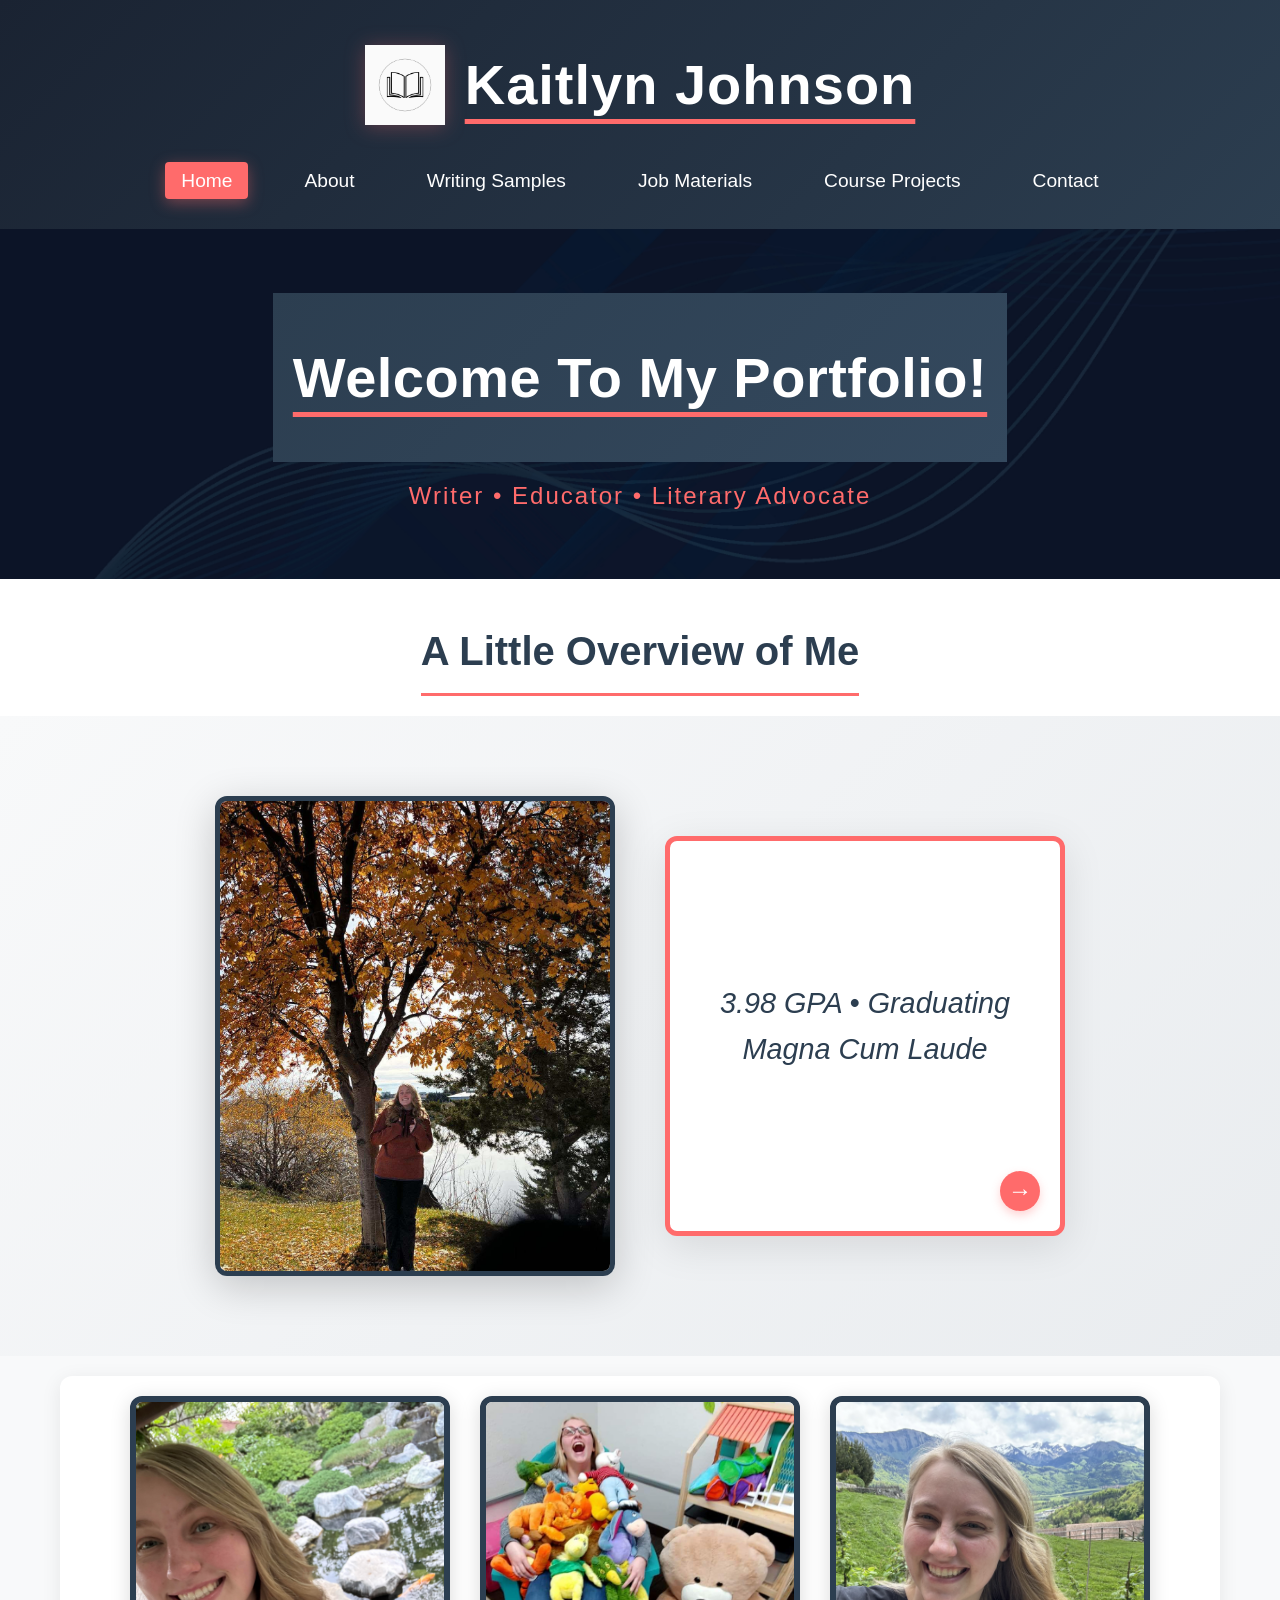
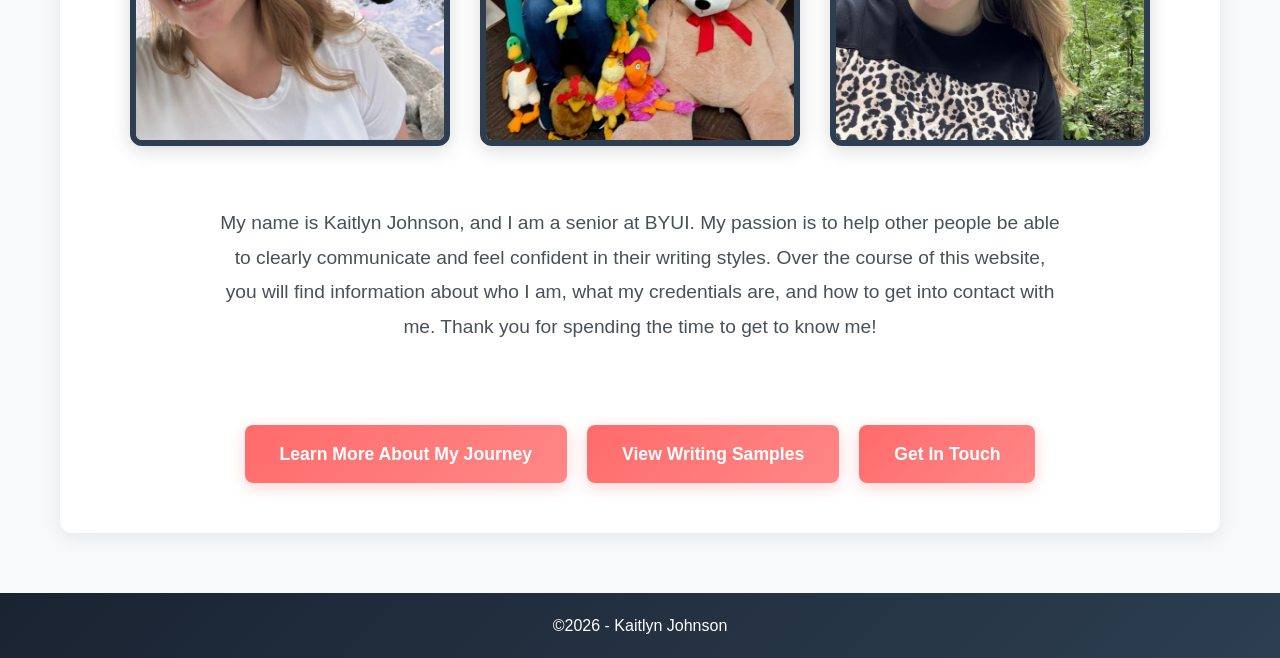
<file: index.html>
<!DOCTYPE html>
<html lang="en">
<head>
  <meta charset="UTF-8">
  <meta name="viewport" content="width=device-width, initial-scale=1.0">
  <meta name="description" content="Portfolio Display for Kaitlyn Johnson">
  <meta name="author" content="Kaitlyn Johnson">
  <link rel="stylesheet" href="styles.css">
  <link rel="apple-touch-icon" sizes="180x180" href="apple-touch-icon.png">
  <link rel="icon" type="image/png" sizes="32x32" href="favicon-32x32.png">
  <link rel="icon" type="image/png" sizes="16x16" href="favicon-16x16.png">
  <link rel="manifest" href="site.webmanifest">
  <script src="main.js" defer></script>
  <title>Kaitlyn Johnson's Portfolio</title>
</head>
<body>
<header>
    <div class="header-content">
      <img src="logo-without-word.png" alt="Kaitlyn Johnson Logo" class="logo">
      <h1>Kaitlyn Johnson</h1>
    </div>
    <nav>
      <button id="menu-button">Menu</button>
      <ul>
        <li><a href="index.html" class="active">Home</a></li>
        <li><a href="about.html">About</a></li>
        <li><a href="writingsample.html">Writing Samples</a></li>
        <li><a href="jobmaterials.html">Job Materials</a></li>
        <li><a href="courseprojects.html">Course Projects</a></li>
        <li><a href="contact.html">Contact</a></li>  
      </ul>
    </nav>
</header>

<section class="welcome-section">
  <h2 class="welcome-heading">Welcome To My Portfolio!</h2>
  <p class="welcome-subheading">Writer • Educator • Literary Advocate</p>
</section>

<section class="overview-section">
  <h3 class="overview-heading">A Little Overview of Me</h3>
</section>

<section class="hero-banner">
  <div class="hero-container">
    <div class="hero-image">
      <img src="main-for-portfolio.jpg" alt="Kaitlyn Johnson">
      <div class="image-overlay">
        <p>English Scholar & Educator</p>
      </div>
    </div>
    <div class="hero-quote-box" id="fact-box">
      <div id="rotating-fact" class="quote-text"></div>
      <button class="next-button" id="next-btn" title="Next fact" aria-label="Next fact">→</button>
    </div>
  </div>
</section>

<main>
    <div class="mainpage">
        <div class="images">
          <div class="image-wrapper">
            <img src="pondheadshot.jpg" alt="Kaitlyn Hiking">
          
          </div>
          <div class="image-wrapper">
            <img src="kaitlyn-library.jpg" alt="Kaitlyn at Library">
        
          </div>
          <div class="image-wrapper">
            <img src="happy-headshot.jpg" alt="Kaitlyn Professional">
            
          </div>
        </div>
        <p>
            My name is Kaitlyn Johnson, and I am a senior at BYUI. My passion is to help other people
            be able to clearly communicate and feel confident in their writing styles. Over the course
            of this website, you will find information about who I am, what my credentials are, and how to get 
            into contact with me. Thank you for spending the time to get to know me!
        </p>
        <div class="cta-section">
          <a href="about.html" class="cta-button">Learn More About My Journey</a>
          <a href="writingsample.html" class="cta-button">View Writing Samples</a>
          <a href="contact.html" class="cta-button">Get In Touch</a>
        </div>
    </div>
</main>
<footer>
    ©2026 - Kaitlyn Johnson
</footer>
</body>
</html>
</file>
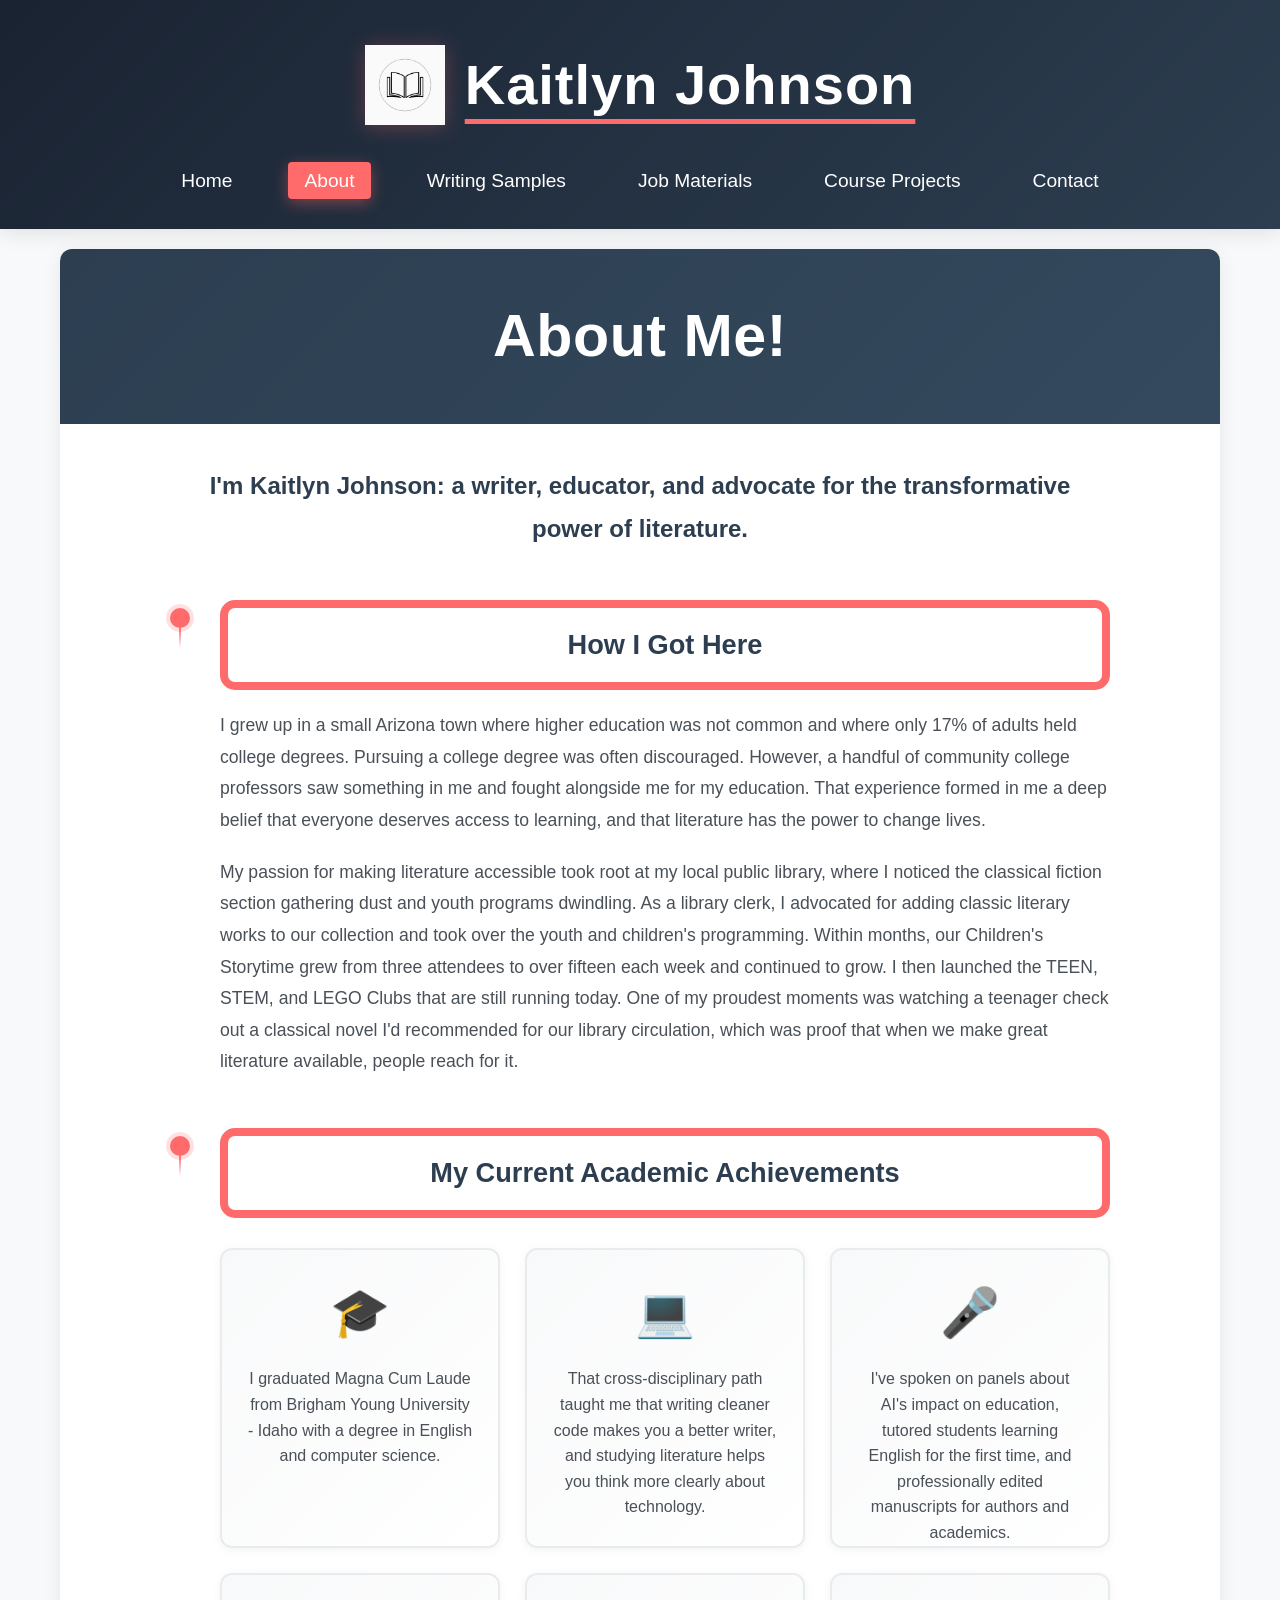
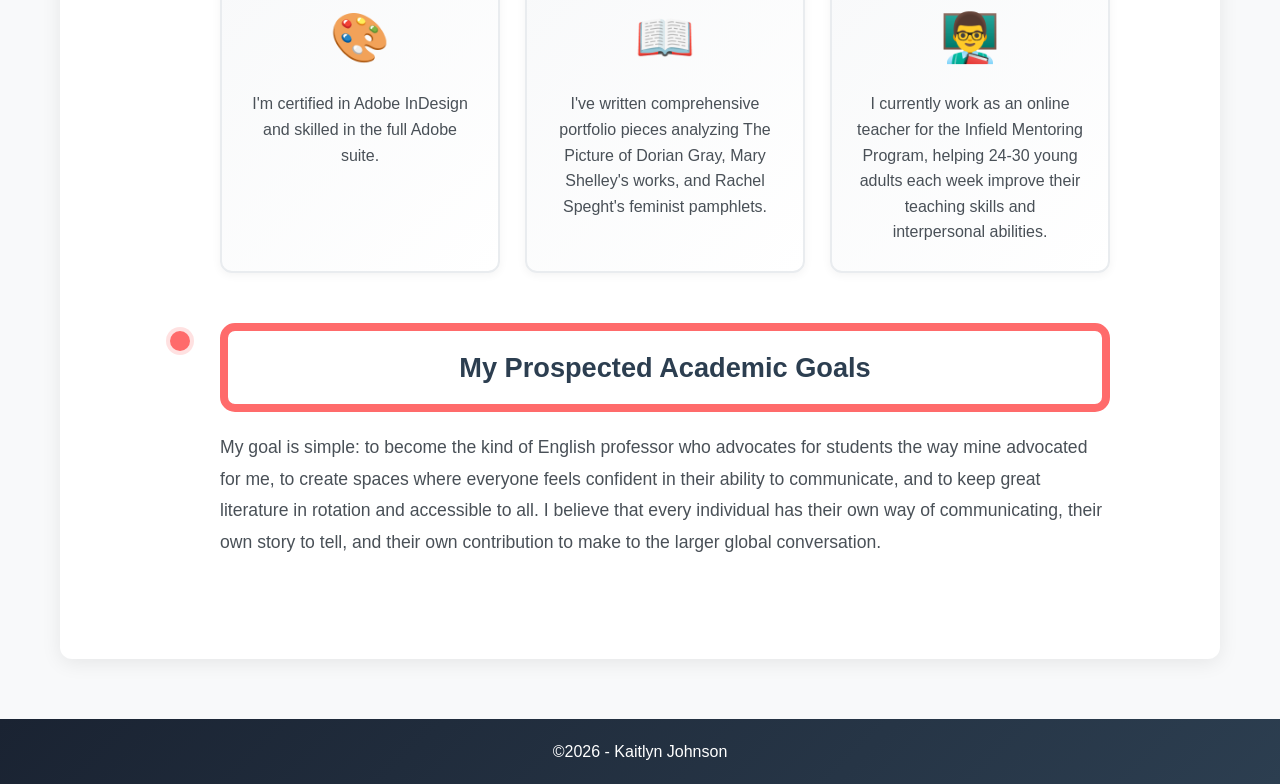
<file: about.html>
<!DOCTYPE html>
<html lang="en">
<head>
  <meta charset="UTF-8">
  <meta name="viewport" content="width=device-width, initial-scale=1.0">
  <meta name="description" content="Portfolio Display for Kaitlyn Johnson">
  <meta name="author" content="Kaitlyn Johnson">
  <link rel="stylesheet" href="styles.css">
  <link rel="apple-touch-icon" sizes="180x180" href="apple-touch-icon.png">
  <link rel="icon" type="image/png" sizes="32x32" href="favicon-32x32.png">
  <link rel="icon" type="image/png" sizes="16x16" href="favicon-16x16.png">
  <link rel="manifest" href="site.webmanifest">
  <script src="main.js" defer></script>
  <title>About - Kaitlyn Johnson's Portfolio</title>
</head>
<body>
<header>
    <div class="header-content">
      <img src="logo-without-word.png" alt="Kaitlyn Johnson Logo" class="logo">
      <h1>Kaitlyn Johnson</h1>
    </div>
    <nav>
      <button id="menu-button">Menu</button>
      <ul>
        <li><a href="index.html">Home</a></li>
        <li><a href="about.html" class="active">About</a></li>
        <li><a href="writingsample.html">Writing Samples</a></li>
        <li><a href="jobmaterials.html">Job Materials</a></li>
        <li><a href="courseprojects.html">Course Projects</a></li>
        <li><a href="contact.html">Contact</a></li>
      </ul>
    </nav>
</header>
<main>
    <div class="aboutpage">
      <h2>About Me!</h2>
      <div class="about-intro">
        <p class="lead-text">I'm Kaitlyn Johnson: a writer, educator, 
          and advocate for the transformative power of literature.</p>
      </div>

      <div class="timeline-section">
        <div class="timeline-item">
          <div class="timeline-marker"></div>
          <div class="timeline-content">
            <h3>How I Got Here</h3>
            <p>I grew up in a small Arizona town where higher education was not common and where only 17% of 
              adults held college degrees. Pursuing a college degree was often discouraged. However, a handful of 
              community college professors saw something in me and fought alongside me for my education. 
              That experience formed in me a deep belief that everyone 
              deserves access to learning, and that literature has the power to change lives.</p>
            <p>My passion for making literature accessible took root at my local public library, where 
              I noticed the classical fiction section gathering dust and youth programs dwindling. As a 
              library clerk, I advocated for adding classic literary works to our collection and took over 
              the youth and children's programming. Within months, our Children's Storytime grew from three attendees to over fifteen
              each week and continued to grow. I then launched the TEEN, STEM, and LEGO Clubs that are still running today. One of my
              proudest moments was watching a teenager check out a classical novel I'd 
              recommended for our library circulation, which was proof that when we make great literature available, 
              people reach for it.</p>
          </div>
        </div>

        <div class="timeline-item">
          <div class="timeline-marker"></div>
          <div class="timeline-content">
            <h3>My Current Academic Achievements</h3>
            <div class="achievement-grid">
              <div class="achievement-card">
                <div class="achievement-icon">🎓</div>
                <p>I graduated Magna Cum Laude from Brigham Young University - Idaho 
                  with a degree in English and computer science.</p>
              </div>
              <div class="achievement-card">
                <div class="achievement-icon">💻</div>
                <p>That cross-disciplinary path taught me that writing cleaner code makes you a better writer, 
                  and studying literature helps you think more clearly about technology.</p>
              </div>
              <div class="achievement-card">
                <div class="achievement-icon">🎤</div>
                <p>I've spoken on panels about AI's impact on education, tutored students learning English 
                  for the first time, and professionally edited manuscripts for authors and academics.</p>
              </div>
              <div class="achievement-card">
                <div class="achievement-icon">🎨</div>
                <p>I'm certified in Adobe InDesign and skilled in the full Adobe suite.</p>
              </div>
              <div class="achievement-card">
                <div class="achievement-icon">📖</div>
                <p>I've written comprehensive portfolio pieces analyzing The Picture of Dorian Gray, 
                  Mary Shelley's works, and Rachel Speght's feminist pamphlets.</p>
              </div>
              <div class="achievement-card">
                <div class="achievement-icon">👨‍🏫</div>
                <p>I currently work as an online teacher for the Infield Mentoring Program, helping 
                  24-30 young adults each week improve their teaching skills and interpersonal abilities.</p>
              </div>
            </div>
          </div>
        </div>

        <div class="timeline-item">
          <div class="timeline-marker"></div>
          <div class="timeline-content">
            <h3>My Prospected Academic Goals</h3>
            <p>My goal is simple: to become the kind of English professor who advocates for students 
              the way mine advocated for me, to create spaces where everyone feels confident in 
              their ability to communicate, and to keep great literature in rotation and accessible to all.
              I believe that every individual has their own way of communicating, their own story to tell, 
              and their own contribution to make to the larger global conversation.</p>
          </div>
        </div>
      </div>
      
    </div>
</main>
<footer>
    ©2026 - Kaitlyn Johnson
</footer>
</body>
</html>
</file>
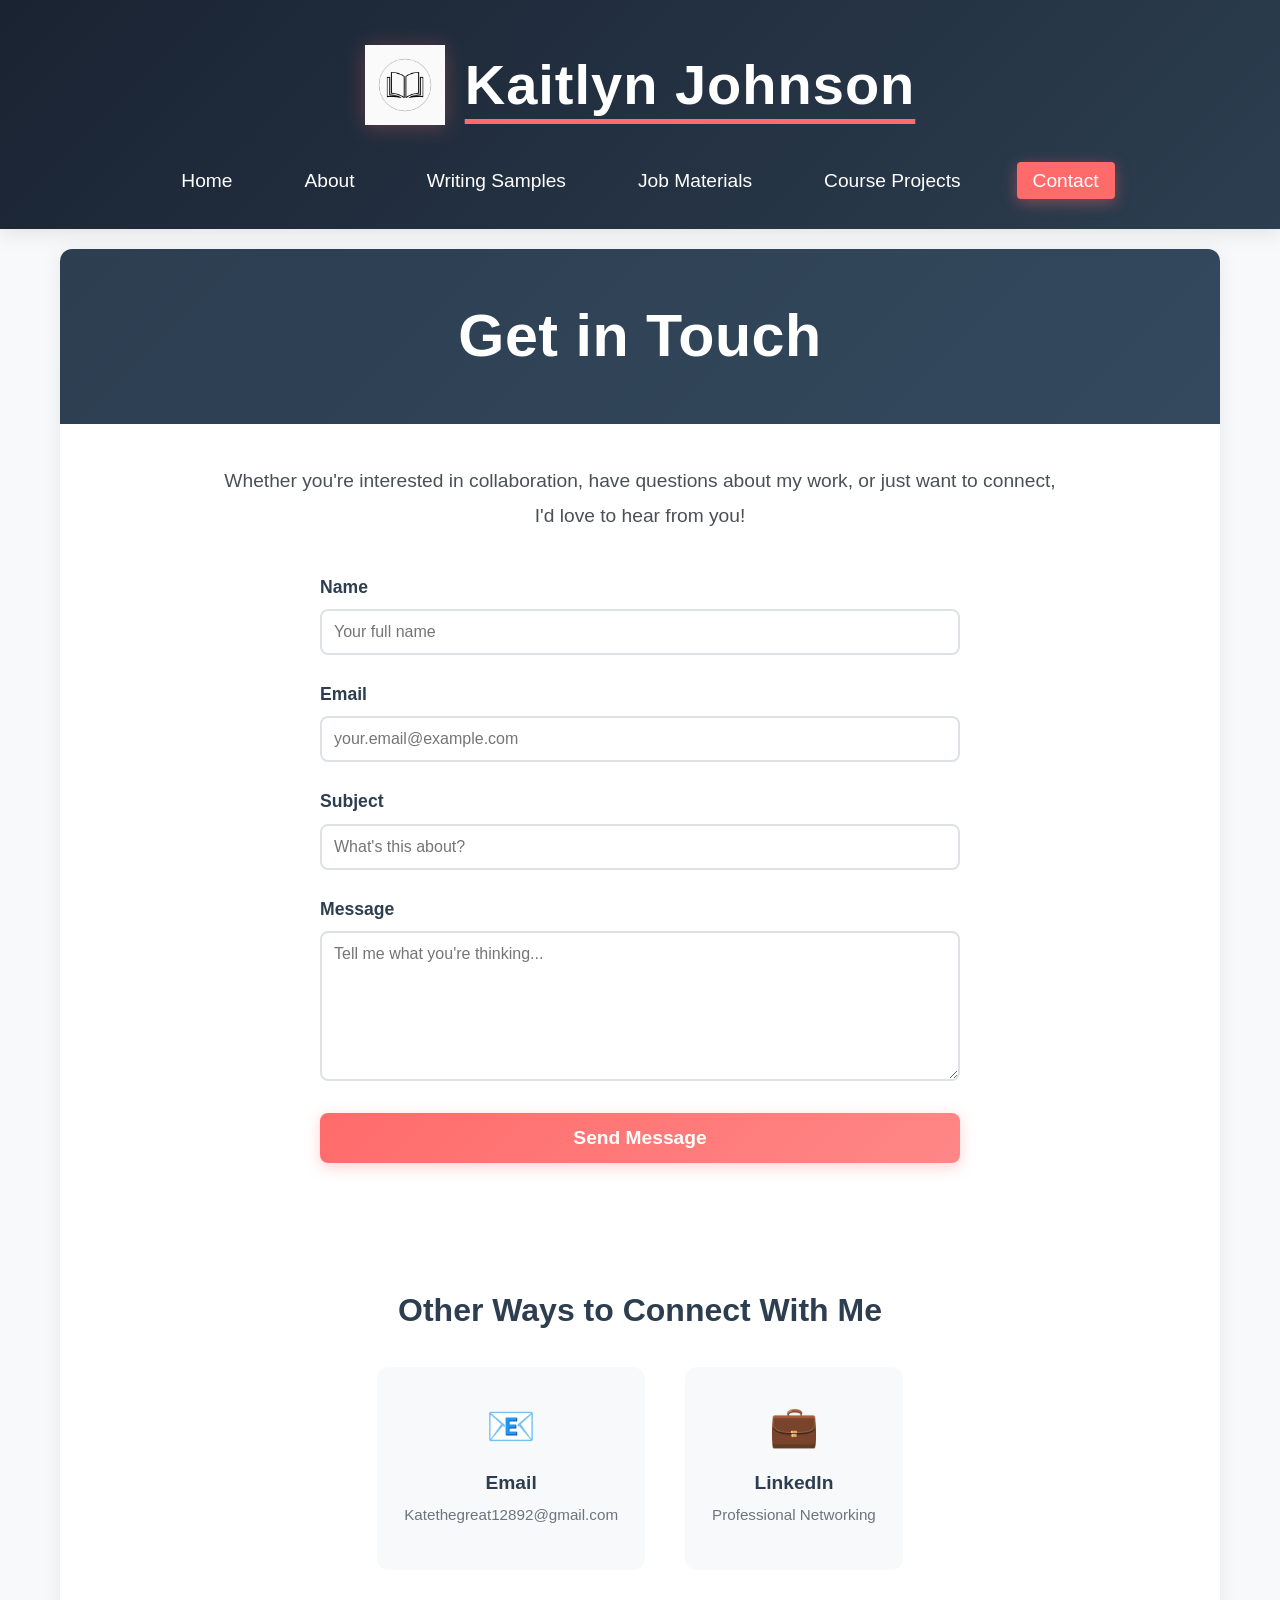
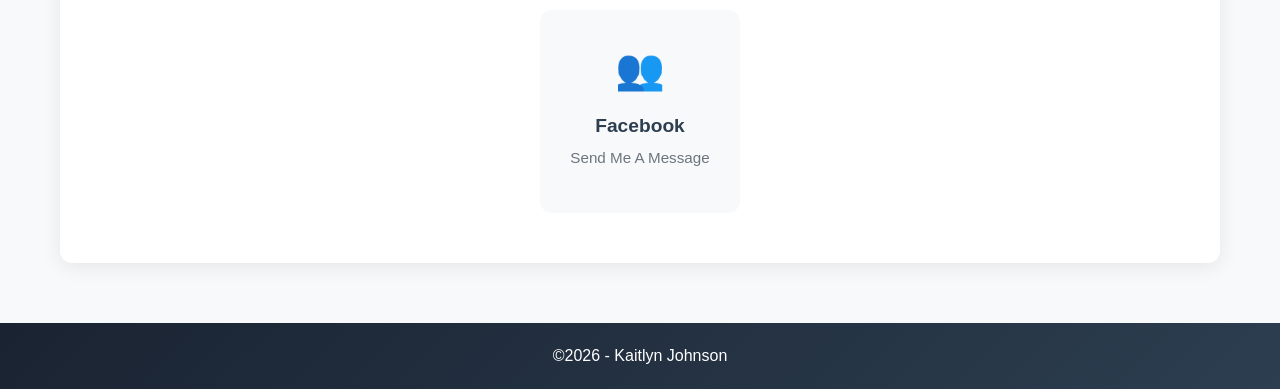
<file: contact.html>
<!DOCTYPE html>
<html lang="en">
<head>
  <meta charset="UTF-8">
  <meta name="viewport" content="width=device-width, initial-scale=1.0">
  <meta name="description" content="Portfolio Display for Kaitlyn Johnson">
  <meta name="author" content="Kaitlyn Johnson">
  <link rel="stylesheet" href="styles.css">
  <link rel="apple-touch-icon" sizes="180x180" href="apple-touch-icon.png">
  <link rel="icon" type="image/png" sizes="32x32" href="favicon-32x32.png">
  <link rel="icon" type="image/png" sizes="16x16" href="favicon-16x16.png">
  <link rel="manifest" href="site.webmanifest">
  <script src="main.js" defer></script>
  <title>Contact - Kaitlyn Johnson</title>
</head>
<body>
<header>
    <div class="header-content">
      <img src="logo-without-word.png" alt="Kaitlyn Johnson Logo" class="logo">
      <h1>Kaitlyn Johnson</h1>
    </div>
    <nav>
      <button id="menu-button">Menu</button>
      <ul>
        <li><a href="index.html">Home</a></li>
        <li><a href="about.html">About</a></li>
        <li><a href="writingsample.html">Writing Samples</a></li>
        <li><a href="jobmaterials.html">Job Materials</a></li>
        <li><a href="courseprojects.html">Course Projects</a></li>
        <li><a href="contact.html"class="active">Contact</a></li>
      </ul>
    </nav>
</header>
<main>
    <div class="contactpage">
        <h2>Get in Touch</h2>
        
        <p class="contact-intro">Whether you're interested in collaboration, have questions about my work, or just want to connect, I'd love to hear from you!</p>

        <form class="contact-form" id="contactForm">
            <div class="form-group">
                <label for="name">Name</label>
                <input type="text" id="name" name="name" placeholder="Your full name" required>
            </div>

            <div class="form-group">
                <label for="email">Email</label>
                <input type="email" id="email" name="email" placeholder="your.email@example.com" required>
            </div>

            <div class="form-group">
                <label for="subject">Subject</label>
                <input type="text" id="subject" name="subject" placeholder="What's this about?" required>
            </div>

            <div class="form-group">
                <label for="message">Message</label>
                <textarea id="message" name="message" placeholder="Tell me what you're thinking..." required></textarea>
            </div>

            <button type="submit" class="submit-btn">Send Message</button>
        </form>

        <div class="contact-info">
            <h3>Other Ways to Connect With Me</h3>
            <div class="contact-methods">
                <div class="contact-method">
                    <div class="contact-icon">📧</div>
                    <a href="mailto:Katethegreat12892@gmail.com">Email</a>
                    <p>Katethegreat12892@gmail.com</p>
                </div>
                <div class="contact-method">
                    <div class="contact-icon">💼</div>
                    <a href="https://www.linkedin.com/in/kaitlyn-johnson-930433339/" target="_blank" rel="noopener noreferrer">LinkedIn</a>
                    <p>Professional Networking</p>
                </div>
                <div class="contact-method">
                    <div class="contact-icon">👥</div>
                    <a href="https://www.facebook.com/kaitlyn.johnson.15622" target="_blank" rel="noopener noreferrer">Facebook</a>
                    <p>Send Me A Message</p>
                </div>
            </div>
        </div>

        <div id="success-message" class="success-message hidden">
            <p>✓ Message sent successfully! I'll get back to you soon.</p>
        </div>
    </div>
</main>
<footer>
    ©2026 - Kaitlyn Johnson
</footer>
</body>
</html>
</file>
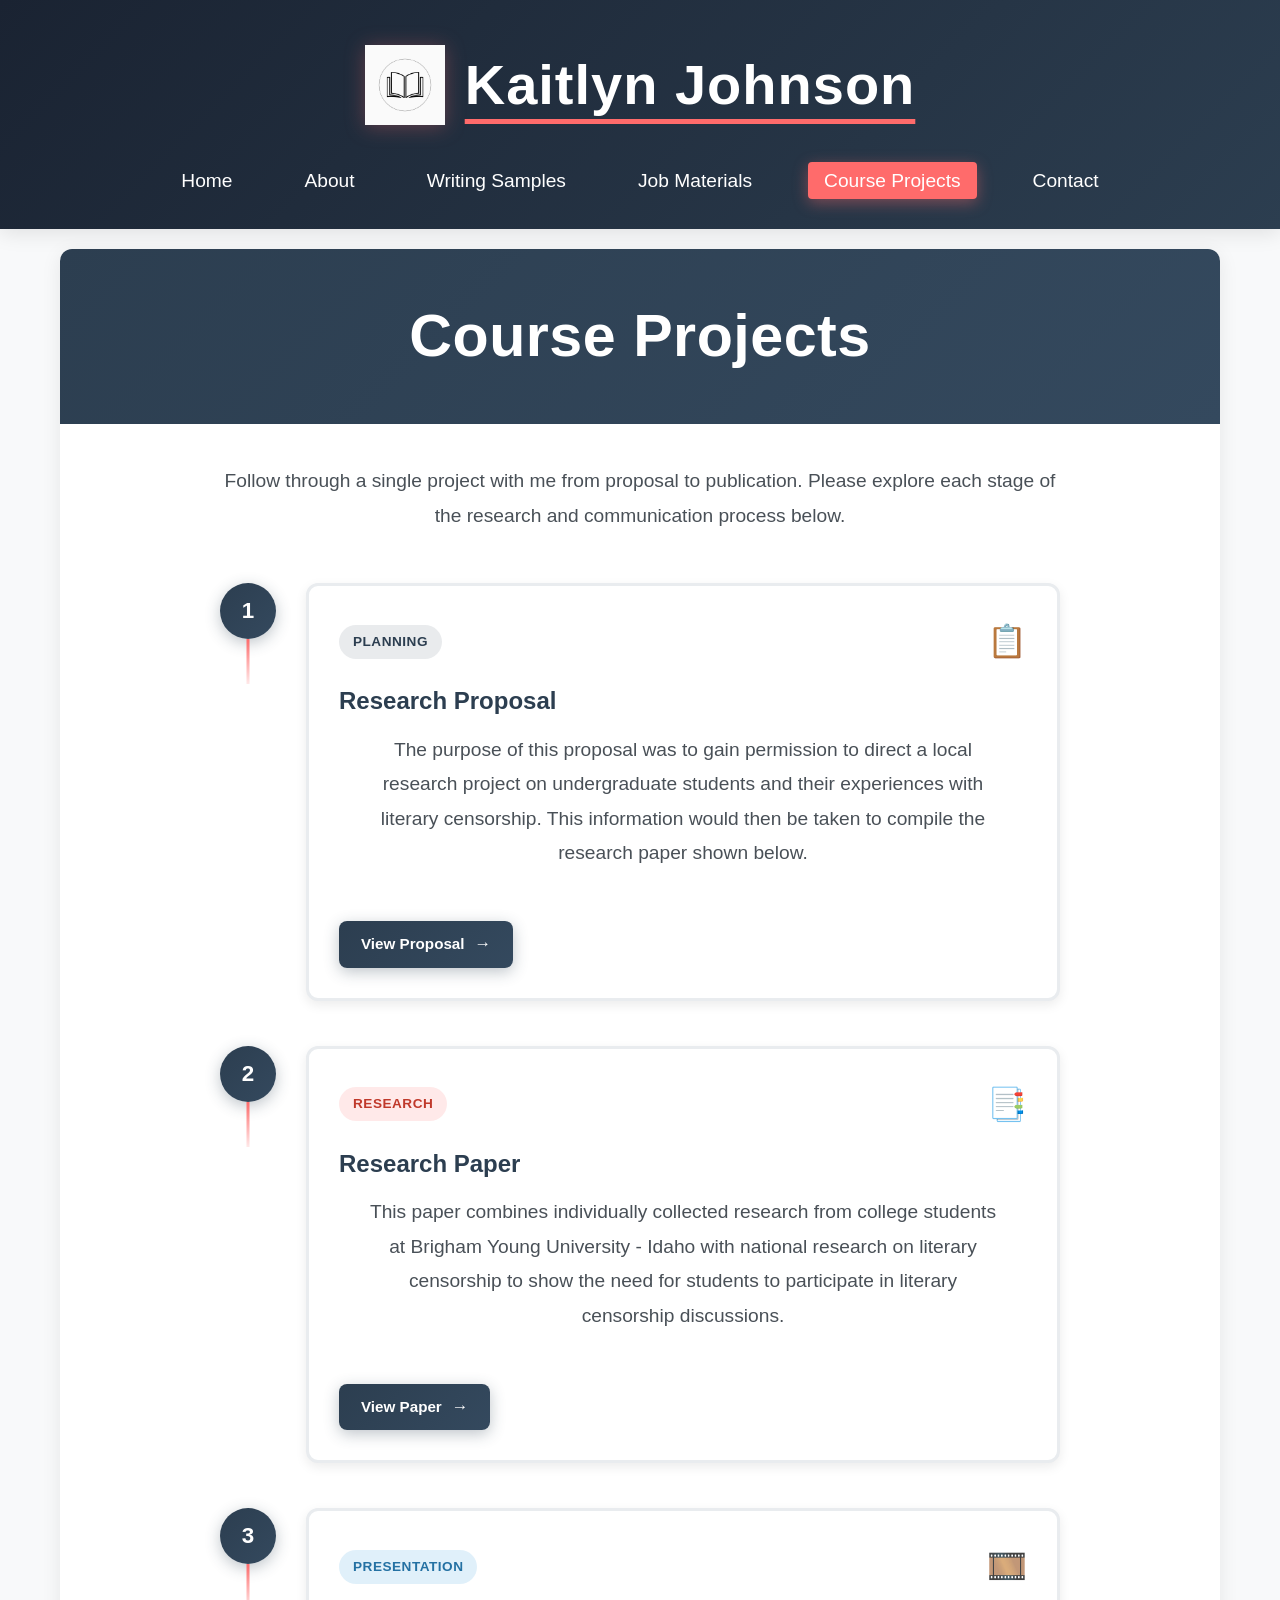
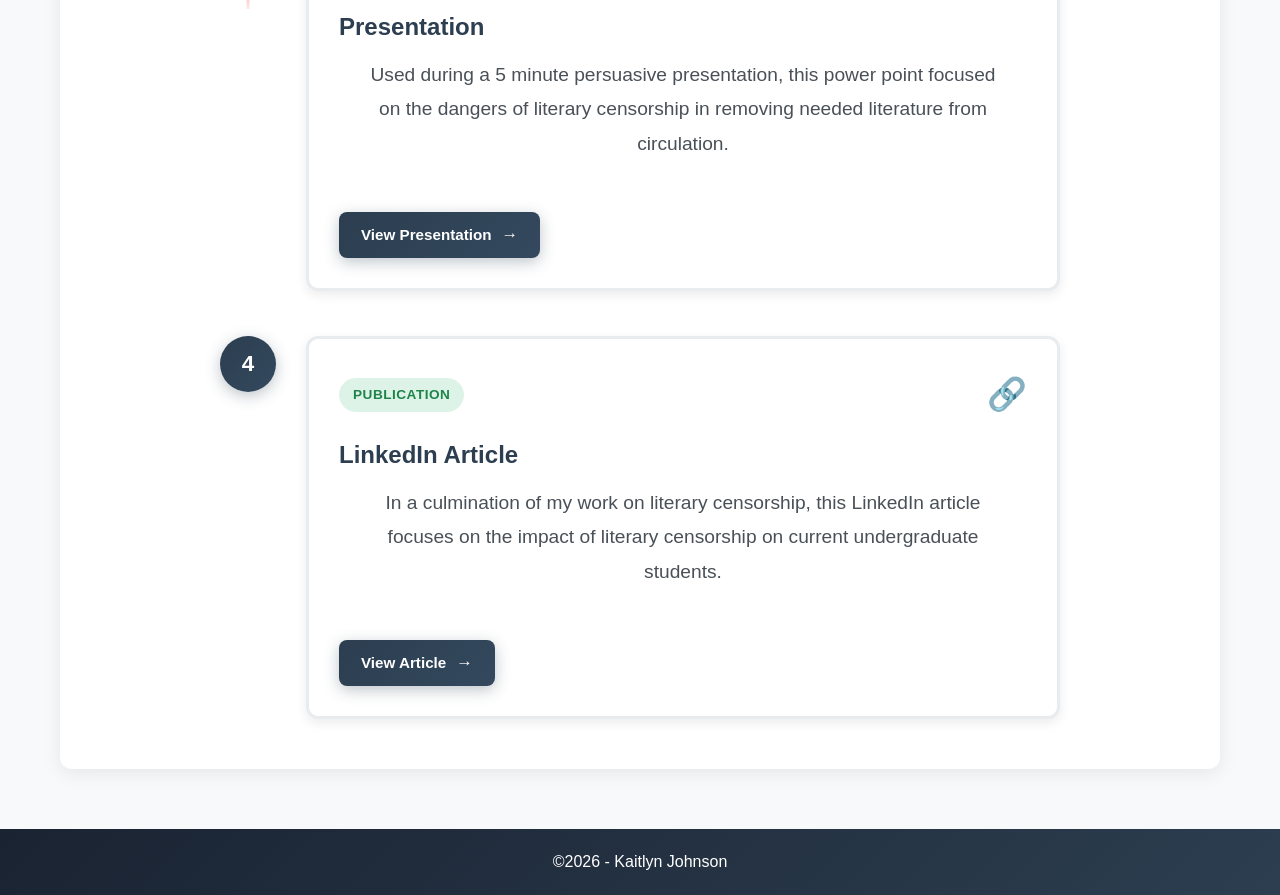
<file: courseprojects.html>
<!DOCTYPE html>
<html lang="en">
<head>
  <meta charset="UTF-8">
  <meta name="viewport" content="width=device-width, initial-scale=1.0">
  <meta name="description" content="Course Projects for Kaitlyn Johnson">
  <meta name="author" content="Kaitlyn Johnson">
  <link rel="stylesheet" href="styles.css">
  <link rel="apple-touch-icon" sizes="180x180" href="apple-touch-icon.png">
  <link rel="icon" type="image/png" sizes="32x32" href="favicon-32x32.png">
  <link rel="icon" type="image/png" sizes="16x16" href="favicon-16x16.png">
  <link rel="manifest" href="site.webmanifest">
  <script src="main.js" defer></script>
  <title>Course Projects - Kaitlyn Johnson's Portfolio</title>
</head>
<body>
<header>
    <div class="header-content">
      <img src="logo-without-word.png" alt="Kaitlyn Johnson Logo" class="logo">
      <h1>Kaitlyn Johnson</h1>
    </div>
    <nav>
      <button id="menu-button">Menu</button>
      <ul>
        <li><a href="index.html">Home</a></li>
        <li><a href="about.html">About</a></li>
        <li><a href="writingsample.html">Writing Samples</a></li>
        <li><a href="jobmaterials.html">Job Materials</a></li>
        <li><a href="courseprojects.html" class="active">Course Projects</a></li>
        <li><a href="contact.html">Contact</a></li>
      </ul>
    </nav>
</header>
<main>
    <div class="mainpage">
      <h2>Course Projects</h2>
      <p class="writing-intro">Follow through a single project with me from proposal to publication. Please explore each stage of the research and communication process below.</p>

      <div class="project-pipeline">

        <div class="project-stage">
          <div class="stage-marker">
            <span class="stage-number">1</span>
          </div>
          <div class="project-card">
            <div class="project-card-top">
              <span class="stage-tag stage-tag-proposal">Planning</span>
              <span class="project-icon">📋</span>
            </div>
            <h3 class="project-title">Research Proposal</h3>
            <p class="project-annotation">The purpose of this proposal was to gain permission to direct a local research project on undergraduate students and their experiences with literary censorship. This information would then be taken to compile the research paper shown below.</p>
            <a href="Rhetoric Memo Refined Draft.pdf" target="_blank" rel="noopener noreferrer" class="project-doc-link">
              View Proposal <span class="link-arrow">→</span>
            </a>
          </div>
        </div>

        <div class="project-stage">
          <div class="stage-marker">
            <span class="stage-number">2</span>
          </div>
          <div class="project-card">
            <div class="project-card-top">
              <span class="stage-tag stage-tag-paper">Research</span>
              <span class="project-icon">📑</span>
            </div>
            <h3 class="project-title">Research Paper</h3>
            <p class="project-annotation">This paper combines individually collected research from college students at Brigham Young University - Idaho with national research on literary censorship to show the need for students to participate in literary censorship discussions.</p>
            <a href="Compiled Censorship Revised Draft - Kaitlyn Johnson.pdf" target="_blank" rel="noopener noreferrer" class="project-doc-link">
              View Paper <span class="link-arrow">→</span>
            </a>
          </div>
        </div>

        <div class="project-stage">
          <div class="stage-marker">
            <span class="stage-number">3</span>
          </div>
          <div class="project-card">
            <div class="project-card-top">
              <span class="stage-tag stage-tag-presentation">Presentation</span>
              <span class="project-icon">🎞️</span>
            </div>
            <h3 class="project-title">Presentation</h3>
            <p class="project-annotation">Used during a 5 minute persuasive presentation, this power point focused on the dangers of literary censorship in removing needed literature from circulation.</p>
            <a href="The Danger of (2).pptx" target="_blank" rel="noopener noreferrer" class="project-doc-link">
              View Presentation <span class="link-arrow">→</span>
            </a>
          </div>
        </div>

        <div class="project-stage">
          <div class="stage-marker">
            <span class="stage-number">4</span>
          </div>
          <div class="project-card">
            <div class="project-card-top">
              <span class="stage-tag stage-tag-article">Publication</span>
              <span class="project-icon">🔗</span>
            </div>
            <h3 class="project-title">LinkedIn Article</h3>
            <p class="project-annotation">In a culmination of my work on literary censorship, this LinkedIn article focuses on the impact of literary censorship on current undergraduate students.</p>
            <a href="https://lnkd.in/p/gskCscNG" target="_blank" rel="noopener noreferrer" class="project-doc-link">
              View Article <span class="link-arrow">→</span>
            </a>
          </div>
        </div>

      </div>
    </div>
</main>
<footer>
    ©2026 - Kaitlyn Johnson
</footer>
</body>
</html>
</file>
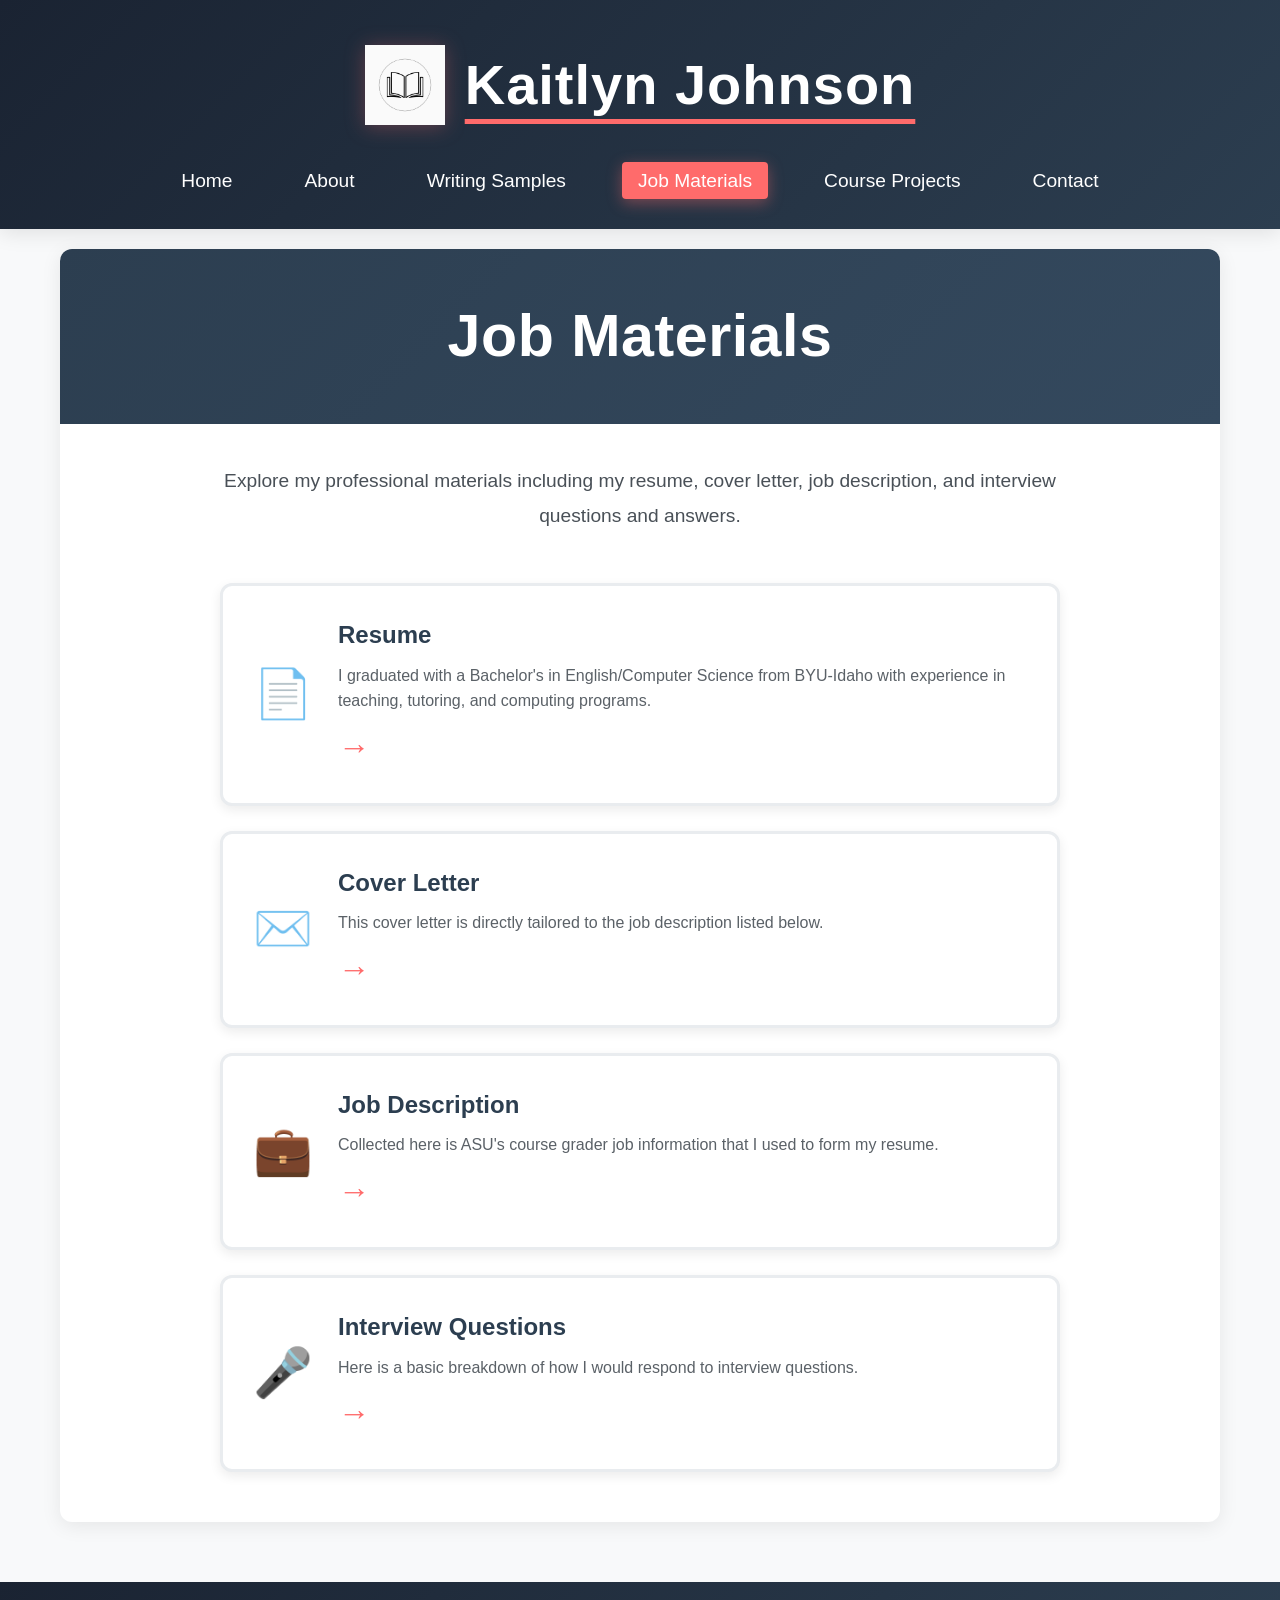
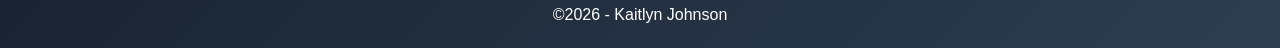
<file: jobmaterials.html>
<!DOCTYPE html>
<html lang="en">
<head>
  <meta charset="UTF-8">
  <meta name="viewport" content="width=device-width, initial-scale=1.0">
  <meta name="description" content="Job Materials for Kaitlyn Johnson">
  <meta name="author" content="Kaitlyn Johnson">
  <link rel="stylesheet" href="styles.css">
  <link rel="apple-touch-icon" sizes="180x180" href="apple-touch-icon.png">
  <link rel="icon" type="image/png" sizes="32x32" href="favicon-32x32.png">
  <link rel="icon" type="image/png" sizes="16x16" href="favicon-16x16.png">
  <link rel="manifest" href="site.webmanifest">
  <script src="main.js" defer></script>
  <title>Job Materials - Kaitlyn Johnson's Portfolio</title>
</head>
<body>
<header>
    <div class="header-content">
      <img src="logo-without-word.png" alt="Kaitlyn Johnson Logo" class="logo">
      <h1>Kaitlyn Johnson</h1>
    </div>
    <nav>
      <button id="menu-button">Menu</button>
      <ul>
        <li><a href="index.html">Home</a></li>
        <li><a href="about.html">About</a></li>
        <li><a href="writingsample.html">Writing Samples</a></li>
        <li><a href="jobmaterials.html" class="active">Job Materials</a></li>
        <li><a href="courseprojects.html">Course Projects</a></li>
        <li><a href="contact.html">Contact</a></li>
      </ul>
    </nav>
</header>
<main>
    <div class="mainpage">
      <h2>Job Materials</h2>
      <p class="writing-intro">Explore my professional materials including my resume, cover letter, job description, and interview questions and answers.</p>
      <div class="links">
        <a href="resume.pdf" target="_blank" rel="noopener noreferrer" class="writing-link">
          <div class="link-icon">📄</div>
          <div class="link-content">
            <span class="link-title">Resume</span>
            <span class="link-description">I graduated with a Bachelor's in English/Computer Science from BYU-Idaho with experience in teaching, tutoring, and computing programs.</span>
            <span class="link-arrow">→</span>
          </div>
        </a>

        <a href="coverLetter.pdf" target="_blank" rel="noopener noreferrer" class="writing-link">
          <div class="link-icon">✉️</div>
          <div class="link-content">
            <span class="link-title">Cover Letter</span>
            <span class="link-description">This cover letter is directly tailored to the job description listed below.</span>
            <span class="link-arrow">→</span>
          </div>
        </a>

        <a href="JobOption.pdf" target="_blank" rel="noopener noreferrer" class="writing-link">
          <div class="link-icon">💼</div>
          <div class="link-content">
            <span class="link-title">Job Description</span>
            <span class="link-description">Collected here is ASU's course grader job information that I used to form my resume.</span>
            <span class="link-arrow">→</span>
          </div>
        </a>

        <a href="Interview.pdf" target="_blank" rel="noopener noreferrer" class="writing-link">
          <div class="link-icon">🎤</div>
          <div class="link-content">
            <span class="link-title">Interview Questions</span>
            <span class="link-description">Here is a basic breakdown of how I would respond to interview questions.</span>
            <span class="link-arrow">→</span>
          </div>
        </a>

      </div>
    </div>
</main>
<footer>
    ©2026 - Kaitlyn Johnson
</footer>
</body>
</html>
</file>
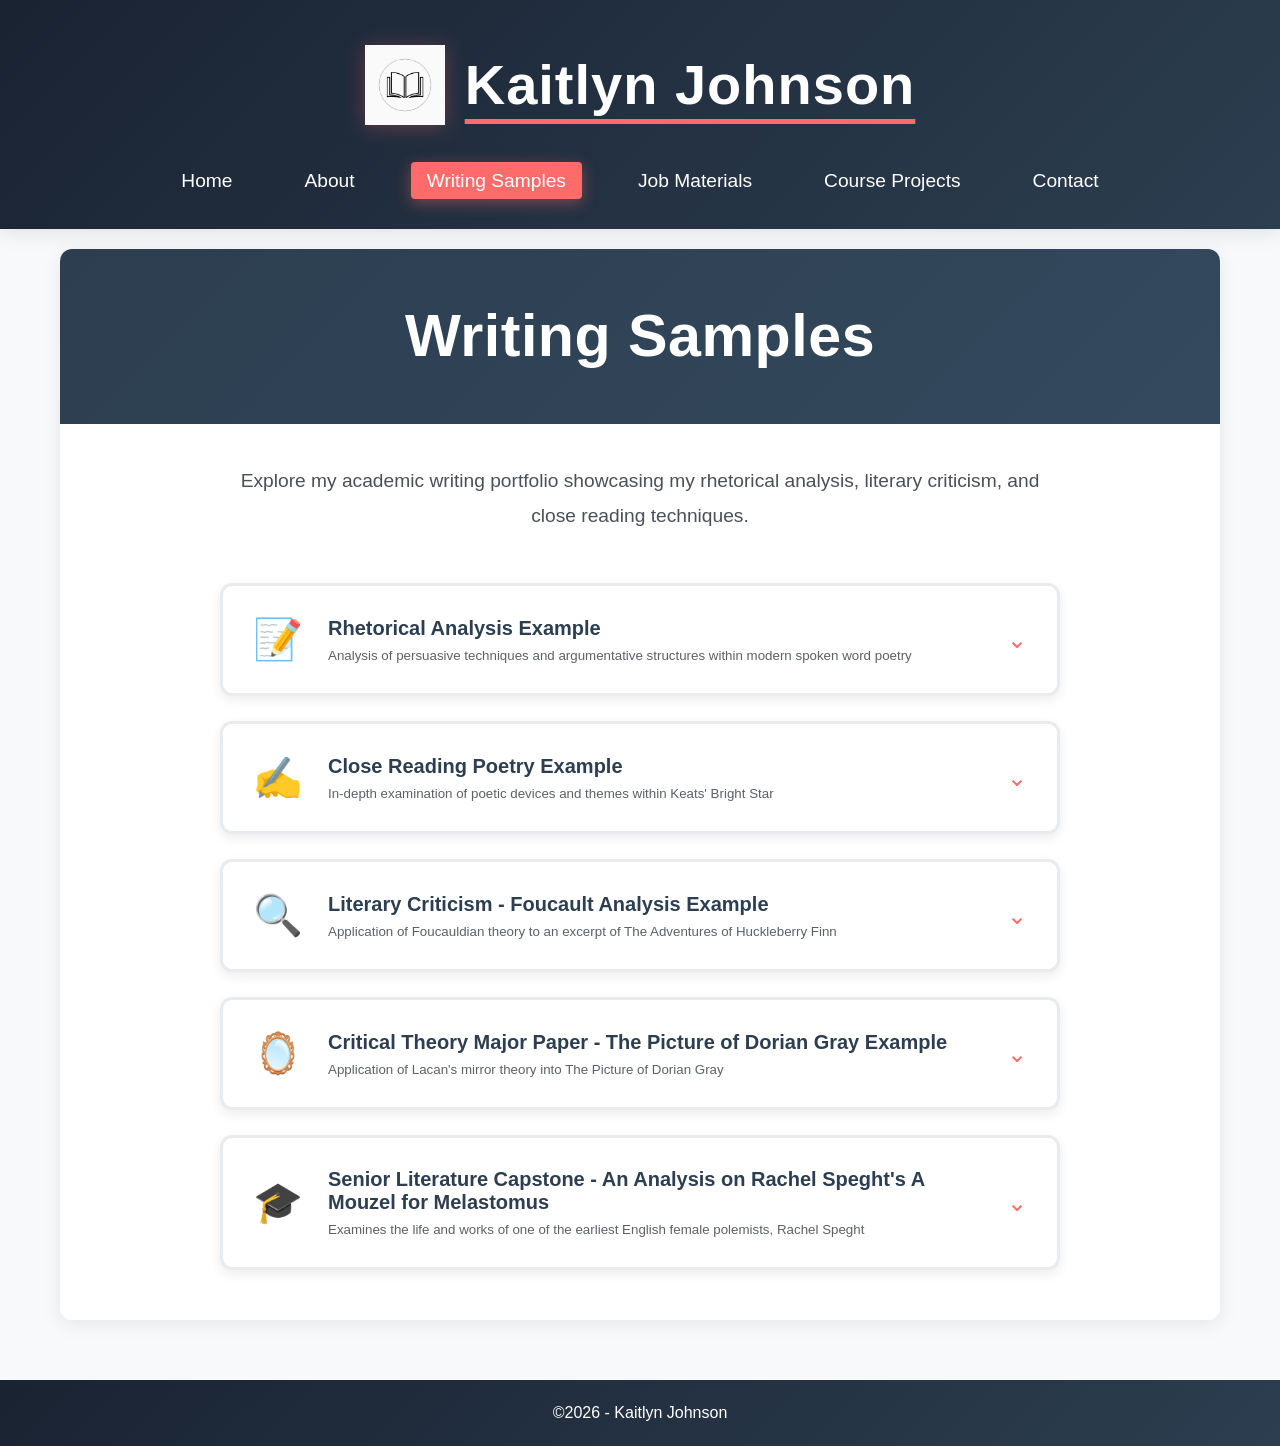
<file: writingsample.html>
<!DOCTYPE html>
<html lang="en">
<head>
  <meta charset="UTF-8">
  <meta name="viewport" content="width=device-width, initial-scale=1.0">
  <meta name="description" content="Portfolio Display for Kaitlyn Johnson">
  <meta name="author" content="Kaitlyn Johnson">
  <link rel="stylesheet" href="styles.css">
  <link rel="apple-touch-icon" sizes="180x180" href="apple-touch-icon.png">
  <link rel="icon" type="image/png" sizes="32x32" href="favicon-32x32.png">
  <link rel="icon" type="image/png" sizes="16x16" href="favicon-16x16.png">
  <link rel="manifest" href="site.webmanifest">
  <script src="main.js" defer></script>
  <title>Writing Samples - Kaitlyn Johnson's Portfolio</title>
</head>
<body>
<header>
    <div class="header-content">
      <img src="logo-without-word.png" alt="Kaitlyn Johnson Logo" class="logo">
      <h1>Kaitlyn Johnson</h1>
    </div>
    <nav>
      <button id="menu-button">Menu</button>
      <ul>
        <li><a href="index.html">Home</a></li>
        <li><a href="about.html">About</a></li>
        <li><a href="writingsample.html" class="active">Writing Samples</a></li>
        <li><a href="jobmaterials.html">Job Materials</a></li>
        <li><a href="courseprojects.html">Course Projects</a></li>
        <li><a href="contact.html">Contact</a></li>
        
      </ul>
    </nav>
</header>
<main>
    <div class="mainpage">
      <h2>Writing Samples</h2>
      <p class="writing-intro">Explore my academic writing portfolio showcasing my rhetorical analysis, literary criticism, and close reading techniques.</p>

      <div class="links">

        <div class="writing-card">
          <button type="button" class="writing-card-header" aria-expanded="false">
            <div class="link-icon">📝</div>
            <div class="link-content">
              <span class="link-title">Rhetorical Analysis Example</span>
              <span class="link-description">Analysis of persuasive techniques and argumentative structures within modern spoken word poetry</span>
            </div>
            <span class="toggle-icon" aria-hidden="true">⌄</span>
          </button>
          <div class="writing-card-overview">
            <div class="writing-card-overview-inner">
              <p>Within this paper, I focused on using a feminist lens to examine Sarah Kay's "Unreliable" spoken word poem. My focus was to analyze both how Kay is using traditional heterosexual hegemonies and pulling them apart within her poem to show what a woman can become.</p>
              <a href="Final Rhetoric Paper Final Draft - Kaitlyn Johnson.pdf" target="_blank" rel="noopener noreferrer" class="view-doc-link">
                View Full Document <span class="link-arrow">→</span>
              </a>
            </div>
          </div>
        </div>

        <div class="writing-card">
          <button type="button" class="writing-card-header" aria-expanded="false">
            <div class="link-icon">✍️</div>
            <div class="link-content">
              <span class="link-title">Close Reading Poetry Example</span>
              <span class="link-description">In-depth examination of poetic devices and themes within Keats' Bright Star</span>
            </div>
            <span class="toggle-icon" aria-hidden="true">⌄</span>
          </button>
          <div class="writing-card-overview">
            <div class="writing-card-overview-inner">
              <p>This close reading is focused on the difference between caritas and cupiditas as found in John Keats' Bright Star. This paper focuses in detail on the metaphors that Keats employs and how that is reflected in modern definitions of love.</p>
              <a href="Close Reading Final Draft by Kaitlyn Johnson.pdf" target="_blank" rel="noopener noreferrer" class="view-doc-link">
                View Full Document <span class="link-arrow">→</span>
              </a>
            </div>
          </div>
        </div>

        <div class="writing-card">
          <button type="button" class="writing-card-header" aria-expanded="false">
            <div class="link-icon">🔍</div>
            <div class="link-content">
              <span class="link-title">Literary Criticism - Foucault Analysis Example</span>
              <span class="link-description">Application of Foucauldian theory to an excerpt of The Adventures of Huckleberry Finn</span>
            </div>
            <span class="toggle-icon" aria-hidden="true">⌄</span>
          </button>
          <div class="writing-card-overview">
            <div class="writing-card-overview-inner">
              <p>This is a focused critical theory reading of an excerpt from The Adventures of Huckleberry Finn that focuses on Foucault's theory surrounding carceral imprisonment. These combined carceral systems of Huckleberry Finn and Jim help to illuminate how individuals interact with each other in a racial system.</p>
              <a href="Carceal Imprisonments Final Draft.pdf" target="_blank" rel="noopener noreferrer" class="view-doc-link">
                View Full Document <span class="link-arrow">→</span>
              </a>
            </div>
          </div>
        </div>

        <div class="writing-card">
          <button type="button" class="writing-card-header" aria-expanded="false">
            <div class="link-icon">🪞</div>
            <div class="link-content">
              <span class="link-title">Critical Theory Major Paper - The Picture of Dorian Gray Example</span>
              <span class="link-description">Application of Lacan's mirror theory into The Picture of Dorian Gray</span>
            </div>
            <span class="toggle-icon" aria-hidden="true">⌄</span>
          </button>
          <div class="writing-card-overview">
            <div class="writing-card-overview-inner">
              <p>Within this paper, I used Lacan's mirror theory as the lens to look into the méconnaissance Dorian Gray experiences throughout the novel. Throughout the paper, I show that Gray's méconnaissance is not a moment of victimization but an intentional and weaponized act.</p>
              <a href="The Use of Méconnaissance as a Weapon in Oscar Wilde’s The Picture of Dorian Gray .pdf" target="_blank" rel="noopener noreferrer" class="view-doc-link">
                View Full Document <span class="link-arrow">→</span>
              </a>
            </div>
          </div>
        </div>

        <div class="writing-card">
          <button type="button" class="writing-card-header" aria-expanded="false">
            <div class="link-icon">🎓</div>
            <div class="link-content">
              <span class="link-title">Senior Literature Capstone - An Analysis on Rachel Speght's A Mouzel for Melastomus</span>
              <span class="link-description"> Examines the life and works of one of the earliest English female polemists, Rachel Speght</span>
            </div>
            <span class="toggle-icon" aria-hidden="true">⌄</span>
          </button>
          <div class="writing-card-overview">
            <div class="writing-card-overview-inner">
              <p>As a culmination of the different skills I have developed over the course of my undergraduate journey, this paper focuses on the literary works of Rachel Speght and how her works were impacted by the Protestant Reformation and went on to continue to make room for female polemists.</p>
              <a href="The Two-Edged Sword_ Gender and Religious Freedom in  Rachel Speght's “A Mouzell for Melastomus”.pdf" target="_blank" rel="noopener noreferrer" class="view-doc-link">
                View Full Document <span class="link-arrow">→</span>
              </a>
            </div>
          </div>
        </div>

      </div>
    </div>
</main>
<footer>
    ©2026 - Kaitlyn Johnson
</footer>

<script>
  // Accordion behavior for writing sample overview cards
  document.querySelectorAll('.writing-card-header').forEach(function (header) {
    header.addEventListener('click', function () {
      var card = header.closest('.writing-card');
      var overview = card.querySelector('.writing-card-overview');
      var isOpen = card.classList.contains('open');

      if (isOpen) {
        overview.style.maxHeight = null;
        card.classList.remove('open');
        header.setAttribute('aria-expanded', 'false');
      } else {
        card.classList.add('open');
        header.setAttribute('aria-expanded', 'true');
        overview.style.maxHeight = overview.scrollHeight + 'px';
      }
    });
  });
</script>
</body>
</html>
</file>
<file: styles.css>
/* Global Styles */
* {
  box-sizing: border-box;
}

body {
  margin: 0;
  padding: 0;
  font-family: 'Segoe UI', Tahoma, Geneva, Verdana, sans-serif;
  line-height: 1.6;
  background-color: #F8F9FA;
}

/* Header Styles */
header {
  background: linear-gradient(135deg, #1A2332 0%, #2C3E50 100%);
  box-shadow: 0 4px 20px rgba(0, 0, 0, 0.1);
}

.header-content {
  display: flex;
  align-items: center;
  justify-content: center;
  gap: 20px;
  padding: 40px 20px 20px;
}

.logo {
  width: 80px;
  height: 80px;
  object-fit: contain;
  filter: drop-shadow(0 2px 10px rgba(255, 107, 107, 0.3));
  animation: fadeIn 0.8s ease-in;
}

@keyframes fadeIn {
  from { opacity: 0; transform: scale(0.9); }
  to { opacity: 1; transform: scale(1); }
}

h1 {
  margin: 0;
  font-size: 3.5em;
  color: #FFFFFF;
  font-weight: 600;
  letter-spacing: 1px;
  text-decoration: underline #FF6B6B 5px;
  text-underline-offset: 15px;
}

.welcome-section {
  background-image: url("mainbanner.jpeg");
  background-size: cover;        /* Fill the entire section */
  background-position: center;   /* Keep image centered */
  background-repeat: no-repeat;
  min-height: 350px;             /* Height of your banner */

  display: flex;
  flex-direction: column;
  justify-content: center;
  align-items: center;

  text-align: center;
  color: white;
  position: relative;
}

.welcome-heading {
  font-family: 'Segoe UI', Tahoma, Geneva, Verdana, sans-serif;
  font-size: 3.5em;
  color: #FFFFFF;
  font-weight: 600;
  margin: 0 0 15px 0;
  text-decoration: underline #FF6B6B 5px;
  text-underline-offset: 15px;
}

.welcome-subheading {
  font-size: 1.5em;
  color: #FF6B6B;
  margin: 0;
  font-weight: 400;
  letter-spacing: 2px;
}

/* Overview Section Styles */
.overview-section {
  background-color: #FFFFFF;
  padding: 40px 20px 20px;
  text-align: center;
}

.overview-heading {
  font-family: 'Segoe UI', Tahoma, Geneva, Verdana, sans-serif;
  font-size: 2.5em;
  color: #2C3E50;
  font-weight: 600;
  margin: 0;
  border-bottom: 3px solid #FF6B6B;
  display: inline-block;
  padding-bottom: 10px;
}

/* Navigation Styles */
nav {
  margin-top: 0.5rem;
}

nav ul {
  display: flex;
  list-style: none;
  padding: 0;
  margin: 0;
  justify-content: center;
  gap: 2.5rem;
  padding-bottom: 25px;
  font-size: 1.2em;
}

nav ul li {
  display: inline-block;
  margin: 0.5rem 0;
}

nav ul li a {
  color: #FFFFFF;
  font-weight: 500;
  text-decoration: none;
  padding: 8px 16px;
  border-radius: 4px;
  transition: all 0.3s ease;
  position: relative;
}

nav ul li a.active {
  background-color: #FF6B6B;
  box-shadow: 0 4px 15px rgba(255, 107, 107, 0.4);
}

nav ul li a:hover {
  background-color: #FF6B6B;
  color: #FFFFFF;
  transform: translateY(-2px);
  box-shadow: 0 4px 15px rgba(255, 107, 107, 0.4);
}

#menu-button {
  display: none;
  background: #FF6B6B;
  color: #FFFFFF;
  border: 2px solid #FF6B6B;
  padding: 0.5rem 1rem;
  margin: 0.5rem auto;
  cursor: pointer;
  border-radius: 6px;
  font-weight: 600;
}

/* Hero Banner Styles */
.hero-banner {
  background: linear-gradient(135deg, #F8F9FA 0%, #E9ECEF 100%);
  padding: 60px 20px;
  overflow: hidden;
}

.hero-container {
  max-width: 1200px;
  margin: 0 auto;
  display: flex;
  flex-direction: row;
  align-items: center;
  justify-content: center;
  gap: 50px;
  padding: 20px;
}

.hero-image {
  width: 400px;
  height: 480px;
  box-shadow: 0 10px 40px rgba(0, 0, 0, 0.2);
  border-radius: 12px;
  overflow: hidden;
  border: 5px solid #2C3E50;
  flex-shrink: 0;
  position: relative;
}

.hero-image img {
  width: 100%;
  height: 100%;
  object-fit: cover;
  display: block;
  transition: transform 0.3s ease;
}

.hero-image:hover img {
  transform: scale(1.05);
}

.image-overlay {
  position: absolute;
  bottom: 0;
  left: 0;
  right: 0;
  background: linear-gradient(to top, rgba(44, 62, 80, 0.9), transparent);
  padding: 20px;
  transform: translateY(100%);
  transition: transform 0.3s ease;
}

.hero-image:hover .image-overlay {
  transform: translateY(0);
}

.image-overlay p {
  color: #FFFFFF;
  font-size: 1.2em;
  font-weight: 600;
  margin: 0;
  text-align: center;
}

.hero-quote-box {
  background-color: #FFFFFF;
  border: 5px solid #FF6B6B;
  border-radius: 12px;
  padding: 30px;
  width: 400px;
  height: 400px;
  box-shadow: 0 10px 40px rgba(0, 0, 0, 0.1);
  text-align: center;
  display: flex;
  flex-direction: column;
  justify-content: center;
  align-items: center;
  position: relative;
  cursor: pointer;
  transition: transform 0.2s ease, box-shadow 0.2s ease;
  flex-shrink: 0;
}

.hero-quote-box:hover {
  transform: translateY(-3px);
  box-shadow: 0 12px 45px rgba(0, 0, 0, 0.15);
}

.quote-text {
  font-family: 'Segoe UI', Tahoma, Geneva, Verdana, sans-serif;
  font-size: 1.8em;
  font-style: italic;
  color: #2C3E50;
  margin: 0 0 20px 0;
  line-height: 1.6;
  transition: opacity 0.3s ease;
}

.next-button {
  position: absolute;
  bottom: 20px;
  right: 20px;
  background: #FF6B6B;
  color: #FFFFFF;
  border: none;
  width: 40px;
  height: 40px;
  border-radius: 50%;
  font-size: 1.5em;
  cursor: pointer;
  display: flex;
  align-items: center;
  justify-content: center;
  transition: all 0.3s ease;
  box-shadow: 0 4px 10px rgba(255, 107, 107, 0.3);
}

.next-button:hover {
  background: #2C3E50;
  transform: scale(1.1);
  box-shadow: 0 6px 15px rgba(44, 62, 80, 0.4);
}

/* Main Content Styles */
main {
  max-width: 1200px;
  margin: 0 auto;
  padding: 20px;
}

.mainpage, .aboutpage, .contactpage {
  background-color: #FFFFFF;
  border-radius: 12px;
  overflow: hidden;
  box-shadow: 0 4px 20px rgba(0, 0, 0, 0.08);
  animation: slideUp 0.6s ease-out;
}

@keyframes slideUp {
  from { opacity: 0; transform: translateY(30px); }
  to { opacity: 1; transform: translateY(0); }
}

h2 {
  text-align: center;
  font-size: 3.7em;
  background: linear-gradient(135deg, #2C3E50 0%, #34495E 100%);
  color: #FFFFFF;
  padding: 40px 20px;
  margin: 0 0 40px 0;
  font-weight: 600;
  letter-spacing: 0.5px;
}

/* Image Gallery Styles */
.images {
  display: flex;
  justify-content: center;
  align-items: center;
  flex-wrap: wrap;
  gap: 30px;
  padding: 20px;
  margin-bottom: 40px;
}

.image-wrapper {
  position: relative;
  width: 320px;
  height: 350px;
}

.image-wrapper img {
  width: 100%;
  height: 100%;
  object-fit: cover;
  border: 0.4em solid #2C3E50;
  border-radius: 12px;
  box-shadow: 0 4px 20px rgba(0, 0, 0, 0.15);
  transition: transform 0.3s ease, box-shadow 0.3s ease, filter 0.3s ease, border-color 0.3s ease;
}

.image-wrapper:hover img {
  transform: translateY(-8px) scale(1.02);
  box-shadow: 0 12px 30px rgba(255, 107, 107, 0.3);
  filter: brightness(1.05);
  border-color: #FF6B6B;
}

.image-caption {
  position: absolute;
  bottom: 15px;
  left: 50%;
  transform: translateX(-50%) translateY(100%);
  background: rgba(44, 62, 80, 0.95);
  color: #FFFFFF;
  padding: 8px 20px;
  border-radius: 20px;
  font-size: 0.9em;
  font-weight: 600;
  white-space: nowrap;
  opacity: 0;
  transition: all 0.3s ease;
}

.image-wrapper:hover .image-caption {
  opacity: 1;
  transform: translateX(-50%) translateY(-10px);
}

/* CTA Section */
.cta-section {
  display: flex;
  justify-content: center;
  gap: 20px;
  padding: 30px 20px 50px;
  flex-wrap: wrap;
}

.cta-button {
  display: inline-block;
  background: linear-gradient(135deg, #FF6B6B 0%, #FF8787 100%);
  color: #FFFFFF;
  text-decoration: none;
  padding: 15px 35px;
  border-radius: 8px;
  font-weight: 600;
  font-size: 1.1em;
  transition: all 0.3s ease;
  box-shadow: 0 4px 15px rgba(255, 107, 107, 0.3);
}

.cta-button:hover {
  transform: translateY(-2px);
  box-shadow: 0 6px 20px rgba(255, 107, 107, 0.4);
}

.cta-secondary {
  background: linear-gradient(135deg, #2C3E50 0%, #34495E 100%);
  box-shadow: 0 4px 15px rgba(44, 62, 80, 0.3);
}

.cta-secondary:hover {
  box-shadow: 0 6px 20px rgba(44, 62, 80, 0.4);
}

/* About Page Styling */
.about-intro {
  padding: 0 30px 30px;
}

.lead-text {
  font-family: Tahoma, Verdana, sans-serif;
  font-size: 1.5em;
  line-height: 1.8;
  color: #2C3E50;
  max-width: 900px;
  margin: 0 auto;
  text-align: center;
  font-weight: 600;
}

.timeline-section {
  max-width: 1000px;
  margin: 0 auto;
  padding: 20px 30px 50px;
}

.timeline-item {
  position: relative;
  padding-left: 50px;
  margin-bottom: 50px;
}

.timeline-marker {
  position: absolute;
  left: 0;
  top: 8px;
  width: 20px;
  height: 20px;
  background: #FF6B6B;
  border-radius: 50%;
  box-shadow: 0 0 0 4px rgba(255, 107, 107, 0.2);
}

.timeline-marker::before {
  content: '';
  position: absolute;
  left: 50%;
  top: 20px;
  width: 2px;
  height: 100%;
  background: linear-gradient(to bottom, #FF6B6B, transparent);
  transform: translateX(-50%);
}

.timeline-item:last-child .timeline-marker::before {
  display: none;
}

.timeline-content h3 {
  text-align: center;
  margin-top: 0;
  margin-bottom: 20px;
  margin-left: 0;
  font-size: 1.7em;
  color: #2C3E50;
  border: #FF6B6B solid .3em;
  border-radius: 15px;
  padding: 15px 25px;
  max-width: 100%;
  display: flex;
  align-items: center;
  justify-content: center;
}

.timeline-content p {
  font-family: Tahoma, Verdana, sans-serif;
  font-size: 1.1em;
  line-height: 1.8;
  color: #495057;
  text-align: left;
  margin-bottom: 20px;
}

.achievement-grid {
  display: grid;
  grid-template-columns: repeat(3, 1fr);
  gap: 25px;
  margin-top: 30px;
  max-width: 900px;
  margin-left: auto;
  margin-right: auto;
}

.achievement-card {
  background: linear-gradient(135deg, #F8F9FA 0%, #FFFFFF 100%);
  border: 2px solid #E9ECEF;
  border-radius: 12px;
  padding: 25px;
  text-align: center;
  transition: all 0.3s ease;
  box-shadow: 0 2px 10px rgba(0, 0, 0, 0.05);
  display: flex;
  flex-direction: column;
  align-items: center;
  justify-content: flex-start;
  height: 300px;
}

.achievement-card:hover {
  transform: translateY(-5px);
  border-color: #FF6B6B;
  box-shadow: 0 8px 25px rgba(255, 107, 107, 0.2);
}

.achievement-icon {
  font-size: 3em;
  margin-bottom: 15px;
}

.achievement-card p {
  font-size: 1em;
  line-height: 1.6;
  color: #495057;
  text-align: center;
  margin: 0;
}

/* Text Content Styles */
.mainpage p {
  font-family: Tahoma, Verdana, sans-serif;
  font-size: 1.2em;
  line-height: 1.8;
  color: #495057;
  max-width: 900px;
  margin: 0 auto;
  padding: 0 30px 50px;
  text-align: center;
}

/* Contact Page Styles */
.contact-intro {
  font-family: Tahoma, Verdana, sans-serif;
  font-size: 1.2em;
  line-height: 1.8;
  color: #495057;
  max-width: 900px;
  margin: 0 auto 40px;
  padding: 0 30px;
  text-align: center;
}

.contact-form {
  max-width: 700px;
  margin: 0 auto 50px;
  padding: 0 30px;
}

.form-group {
  margin-bottom: 25px;
}

.form-group label {
  display: block;
  margin-bottom: 8px;
  font-weight: 600;
  color: #2C3E50;
  font-size: 1.1em;
  font-family: 'Segoe UI', Tahoma, Geneva, Verdana, sans-serif;
}

.form-group input[type="text"],
.form-group input[type="email"],
.form-group textarea {
  width: 100%;
  padding: 12px;
  border: 2px solid #DEE2E6;
  border-radius: 8px;
  font-family: Tahoma, Verdana, sans-serif;
  font-size: 1em;
  transition: border-color 0.3s ease, box-shadow 0.3s ease;
}

.form-group input[type="text"]:focus,
.form-group input[type="email"]:focus,
.form-group textarea:focus {
  outline: none;
  border-color: #FF6B6B;
  box-shadow: 0 0 0 3px rgba(255, 107, 107, 0.2);
}

.form-group textarea {
  min-height: 150px;
  resize: vertical;
}

.submit-btn {
  width: 100%;
  background: linear-gradient(135deg, #FF6B6B 0%, #FF8787 100%);
  color: #FFFFFF;
  padding: 14px 40px;
  border: none;
  border-radius: 8px;
  font-size: 1.2em;
  font-weight: 600;
  cursor: pointer;
  transition: all 0.3s ease;
  box-shadow: 0 4px 15px rgba(255, 107, 107, 0.3);
  font-family: 'Segoe UI', Tahoma, Geneva, Verdana, sans-serif;
}

.submit-btn:hover {
  background: linear-gradient(135deg, #2C3E50 0%, #34495E 100%);
  transform: translateY(-2px);
  box-shadow: 0 6px 20px rgba(44, 62, 80, 0.4);
}

.contact-info {
  max-width: 800px;
  margin: 0 auto;
  padding: 40px 30px 50px;
  text-align: center;
}

.contact-info h3 {
  font-size: 2em;
  color: #2C3E50;
  margin-bottom: 30px;
  font-weight: 600;
  font-family: 'Segoe UI', Tahoma, Geneva, Verdana, sans-serif;
  text-align: center;
  border: none;
  max-width: 100%;
}

.contact-methods {
  display: flex;
  justify-content: center;
  gap: 40px;
  flex-wrap: wrap;
}

.contact-method {
  text-align: center;
  padding: 25px;
  background: #F8F9FA;
  border-radius: 12px;
  transition: all 0.3s ease;
  border: 2px solid transparent;
  min-width: 200px;
}

.contact-method:hover {
  background: #FFFFFF;
  border-color: #FF6B6B;
  transform: translateY(-5px);
  box-shadow: 0 8px 25px rgba(255, 107, 107, 0.2);
}

.contact-icon {
  font-size: 2.5em;
  margin-bottom: 10px;
}

.contact-method a {
  color: #2C3E50;
  text-decoration: none;
  font-size: 1.2em;
  font-weight: 600;
  transition: color 0.3s ease;
  display: block;
  margin-bottom: 5px;
}

.contact-method a:hover {
  color: #FF6B6B;
}

.contact-method p {
  margin-top: 5px;
  color: #6C757D;
  font-size: 0.95em;
  font-family: Tahoma, Verdana, sans-serif;
}

.success-message {
  max-width: 700px;
  margin: 20px auto;
  padding: 20px;
  background: linear-gradient(135deg, #d4edda 0%, #c3e6cb 100%);
  border: 2px solid #28a745;
  border-radius: 8px;
  text-align: center;
  font-weight: 600;
  color: #155724;
  animation: slideDown 0.5s ease-out;
}

@keyframes slideDown {
  from { opacity: 0; transform: translateY(-20px); }
  to { opacity: 1; transform: translateY(0); }
}

.success-message.hidden {
  display: none;
}

/* Footer Styles */
footer {
  text-align: center;
  padding: 20px;
  background: linear-gradient(135deg, #1A2332 0%, #2C3E50 100%);
  color: #FFFFFF;
  margin-top: 40px;
  font-family: Tahoma, Verdana, sans-serif;
}

/* Writing Samples Styling */
.writing-intro {
  font-size: 1.3em;
  color: #2C3E50;
  font-weight: 500;
}

.links {
  display: flex;
  flex-direction: column;
  gap: 25px;
  max-width: 900px;
  margin: 0 auto;
  padding: 0 30px 50px;
}

/* Original link-card styling (used by Job Materials page) */
.writing-link {
  display: flex;
  align-items: center;
  gap: 25px;
  background: #FFFFFF;
  color: #2C3E50;
  text-decoration: none;
  padding: 30px;
  border-radius: 12px;
  border: 3px solid #E9ECEF;
  transition: all 0.3s ease;
  box-shadow: 0 4px 12px rgba(0, 0, 0, 0.08);
  position: relative;
  overflow: hidden;
}

.writing-link::before {
  content: '';
  position: absolute;
  left: 0;
  top: 0;
  width: 5px;
  height: 100%;
  background: #FF6B6B;
  transform: scaleY(0);
  transition: transform 0.3s ease;
}

.writing-link:hover::before {
  transform: scaleY(1);
}

.writing-link:hover {
  transform: translateX(10px);
  box-shadow: 0 8px 25px rgba(255, 107, 107, 0.25);
  border-color: #FF6B6B;
  background: linear-gradient(135deg, #FFF5F5 0%, #FFFFFF 100%);
}

.writing-link .link-icon {
  font-size: 3em;
  flex-shrink: 0;
  transition: transform 0.3s ease;
}

.writing-link:hover .link-icon {
  transform: scale(1.2) rotate(5deg);
}

.writing-link .link-content {
  flex: 1;
  display: flex;
  flex-direction: column;
  gap: 8px;
}

.writing-link .link-title {
  display: block;
  font-size: 1.5em;
  font-weight: 600;
  font-family: 'Segoe UI', Tahoma, Geneva, Verdana, sans-serif;
  color: #2C3E50;
  transition: color 0.3s ease;
}

.writing-link:hover .link-title {
  color: #FF6B6B;
}

.writing-link .link-description {
  display: block;
  font-size: 1em;
  opacity: 0.9;
  font-weight: 400;
  font-family: Tahoma, Verdana, sans-serif;
  color: #495057;
}

.writing-link .link-arrow {
  font-size: 2em;
  color: #FF6B6B;
  flex-shrink: 0;
  transition: transform 0.3s ease;
}

.writing-link:hover .link-arrow {
  transform: translateX(10px);
}

/* Writing sample accordion cards (Writing Samples page only) */
.writing-card {
  background: #FFFFFF;
  border-radius: 12px;
  border: 3px solid #E9ECEF;
  box-shadow: 0 4px 12px rgba(0, 0, 0, 0.08);
  position: relative;
  overflow: hidden;
  transition: border-color 0.3s ease, box-shadow 0.3s ease;
}

.writing-card::before {
  content: '';
  position: absolute;
  left: 0;
  top: 0;
  width: 5px;
  height: 100%;
  background: #FF6B6B;
  transform: scaleY(0);
  transition: transform 0.3s ease;
}

.writing-card:hover,
.writing-card.open {
  border-color: #FF6B6B;
  box-shadow: 0 8px 25px rgba(255, 107, 107, 0.25);
}

.writing-card:hover::before,
.writing-card.open::before {
  transform: scaleY(1);
}

.writing-card-header {
  display: flex;
  align-items: center;
  gap: 25px;
  width: 100%;
  background: none;
  border: none;
  padding: 30px;
  cursor: pointer;
  text-align: left;
  font-family: inherit;
  color: #2C3E50;
}

.writing-card.open .writing-card-header,
.writing-card:hover .writing-card-header {
  background: linear-gradient(135deg, #FFF5F5 0%, #FFFFFF 100%);
}

.writing-card-header .link-icon {
  font-size: 3em;
  flex-shrink: 0;
  transition: transform 0.3s ease;
}

.writing-card:hover .writing-card-header .link-icon {
  transform: scale(1.2) rotate(5deg);
}

.writing-card-header .link-content {
  flex: 1;
  display: flex;
  flex-direction: column;
  gap: 8px;
}

.writing-card-header .link-title {
  display: block;
  font-size: 1.5em;
  font-weight: 600;
  font-family: 'Segoe UI', Tahoma, Geneva, Verdana, sans-serif;
  color: #2C3E50;
  transition: color 0.3s ease;
}

.writing-card:hover .writing-card-header .link-title,
.writing-card.open .writing-card-header .link-title {
  color: #FF6B6B;
}

.writing-card-header .link-description {
  display: block;
  font-size: 1em;
  opacity: 0.9;
  font-weight: 400;
  font-family: Tahoma, Verdana, sans-serif;
  color: #495057;
}

.toggle-icon {
  font-size: 1.8em;
  color: #FF6B6B;
  flex-shrink: 0;
  transition: transform 0.3s ease;
}

.writing-card.open .toggle-icon {
  transform: rotate(180deg);
}

.writing-card-overview {
  max-height: 0;
  overflow: hidden;
  transition: max-height 0.35s ease;
}

.writing-card-overview-inner {
  padding: 0 30px 30px 30px;
  padding-left: calc(30px + 3em + 25px); /* aligns with title text, not icon */
}

.writing-card-overview-inner p {
  font-family: Tahoma, Verdana, sans-serif;
  font-size: 1.05em;
  line-height: 1.8;
  color: #495057;
  margin: 0 0 20px 0;
  text-align: left;
}

.view-doc-link {
  display: inline-flex;
  align-items: center;
  gap: 10px;
  background: linear-gradient(135deg, #FF6B6B 0%, #FF8787 100%);
  color: #FFFFFF;
  text-decoration: none;
  padding: 10px 22px;
  border-radius: 8px;
  font-weight: 600;
  font-size: 0.95em;
  transition: all 0.3s ease;
  box-shadow: 0 4px 15px rgba(255, 107, 107, 0.3);
}

.view-doc-link:hover {
  transform: translateY(-2px);
  box-shadow: 0 6px 20px rgba(255, 107, 107, 0.4);
}

.view-doc-link .link-arrow {
  font-size: 1.1em;
  transition: transform 0.3s ease;
}

.view-doc-link:hover .link-arrow {
  transform: translateX(5px);
}

/* Responsive Design */
@media (max-width: 768px) {
  .header-content {
    flex-direction: column;
    gap: 15px;
    padding: 30px 20px 15px;
  }

  .logo {
    width: 60px;
    height: 60px;
  }

  h1 {
    font-size: 2.5em;
    padding: 0;
  }

  .welcome-heading {
    font-size: 2.5em;
  }

  .welcome-subheading {
    font-size: 1.2em;
  }

  h2 {
    font-size: 2em;
    padding: 30px 15px;
  }

  nav ul {
    flex-direction: column;
    gap: 1rem;
    padding-bottom: 20px;
  }

  .hero-banner {
    padding: 40px 15px;
  }

  .hero-container {
    flex-direction: column;
    gap: 40px;
  }

  .hero-image {
    width: 300px;
    height: 360px;
  }

  .hero-quote-box {
    padding: 25px;
    width: 320px;
    height: 320px;
  }

  .quote-text {
    font-size: 1.2em;
  }

  .image-wrapper {
    width: 100%;
    max-width: 320px;
    height: auto;
    aspect-ratio: 320/350;
  }

  .image-wrapper img {
    width: 100%;
    height: 100%;
  }

  .images {
    flex-direction: column;
    gap: 20px;
  }

  .mainpage p {
    font-size: 1.1em;
    padding: 0 20px 40px;
  }

  .cta-section {
    flex-direction: column;
    align-items: center;
  }

  .cta-button {
    width: 100%;
    max-width: 300px;
    text-align: center;
  }

  .timeline-item {
    padding-left: 35px;
  }

  .timeline-content h3 {
    font-size: 1.4em;
    padding: 12px 20px;
  }

  .achievement-grid {
    grid-template-columns: 1fr;
  }

  .contact-intro,
  .contact-form {
    padding: 0 20px;
  }

  .contact-info {
    padding: 40px 20px 50px;
  }

  .contact-info h3 {
    font-size: 1.5em;
  }

  .contact-methods {
    flex-direction: column;
    gap: 25px;
  }

  .writing-link {
    flex-direction: column;
    text-align: center;
    padding: 25px 20px;
  }

  .writing-link .link-icon {
    font-size: 2.5em;
  }

  .writing-link .link-arrow {
    display: none;
  }

  .writing-link .link-title {
    font-size: 1.3em;
  }

  .writing-link .link-description {
    font-size: 0.95em;
  }

  .writing-card-header {
    flex-direction: column;
    text-align: center;
    padding: 25px 20px;
  }

  .writing-card-header .link-icon {
    font-size: 2.5em;
  }

  .toggle-icon {
    position: absolute;
    top: 25px;
    right: 20px;
  }

  .writing-card-overview-inner {
    padding: 0 20px 25px 20px;
  }

  .links {
    padding: 0 20px 40px;
  }

  .writing-card-header .link-title {
    font-size: 1.3em;
  }

  .writing-card-header .link-description {
    font-size: 0.95em;
  }
}

/* ==========================================================
   Course Projects Page Styling
   ========================================================== */

.project-pipeline {
  display: flex;
  flex-direction: column;
  max-width: 900px;
  margin: 0 auto;
  padding: 0 30px 50px;
}

.project-stage {
  position: relative;
  display: flex;
  align-items: flex-start;
  gap: 30px;
  padding-bottom: 45px;
}

.project-stage:last-child {
  padding-bottom: 0;
}

/* Numbered marker + connecting line, echoes the About page timeline
   but styled as a filled badge to feel distinct from that page */
.stage-marker {
  flex-shrink: 0;
  position: relative;
  width: 56px;
  height: 56px;
  border-radius: 50%;
  background: linear-gradient(135deg, #2C3E50 0%, #34495E 100%);
  display: flex;
  align-items: center;
  justify-content: center;
  box-shadow: 0 4px 15px rgba(44, 62, 80, 0.3);
  z-index: 1;
}

.stage-marker::after {
  content: '';
  position: absolute;
  top: 56px;
  left: 50%;
  width: 3px;
  height: calc(100% + 45px - 56px);
  background: linear-gradient(to bottom, #FF6B6B, rgba(255, 107, 107, 0.15));
  transform: translateX(-50%);
}

.project-stage:last-child .stage-marker::after {
  display: none;
}

.stage-number {
  color: #FFFFFF;
  font-size: 1.4em;
  font-weight: 700;
  font-family: 'Segoe UI', Tahoma, Geneva, Verdana, sans-serif;
}

.project-card {
  flex: 1;
  background: #FFFFFF;
  border: 3px solid #E9ECEF;
  border-radius: 12px;
  padding: 30px;
  box-shadow: 0 4px 12px rgba(0, 0, 0, 0.08);
  transition: all 0.3s ease;
}

.project-card:hover {
  border-color: #FF6B6B;
  transform: translateY(-4px);
  box-shadow: 0 10px 28px rgba(255, 107, 107, 0.2);
}

.project-card-top {
  display: flex;
  align-items: center;
  justify-content: space-between;
  margin-bottom: 15px;
}

.project-icon {
  font-size: 2em;
}

.stage-tag {
  display: inline-block;
  font-size: 0.85em;
  font-weight: 700;
  letter-spacing: 0.5px;
  text-transform: uppercase;
  padding: 6px 14px;
  border-radius: 20px;
  font-family: 'Segoe UI', Tahoma, Geneva, Verdana, sans-serif;
}

.stage-tag-proposal {
  background: rgba(44, 62, 80, 0.1);
  color: #2C3E50;
}

.stage-tag-paper {
  background: rgba(255, 107, 107, 0.15);
  color: #C0392B;
}

.stage-tag-presentation {
  background: rgba(52, 152, 219, 0.15);
  color: #2471A3;
}

.stage-tag-article {
  background: rgba(39, 174, 96, 0.15);
  color: #1E8449;
}

.project-title {
  font-family: 'Segoe UI', Tahoma, Geneva, Verdana, sans-serif;
  font-size: 1.5em;
  font-weight: 600;
  color: #2C3E50;
  margin: 0 0 12px 0;
}

.project-annotation {
  font-family: Tahoma, Verdana, sans-serif;
  font-size: 1.05em;
  line-height: 1.8;
  color: #495057;
  text-align: left;
  margin: 0 0 20px 0;
}

.project-doc-link {
  display: inline-flex;
  align-items: center;
  gap: 10px;
  background: linear-gradient(135deg, #2C3E50 0%, #34495E 100%);
  color: #FFFFFF;
  text-decoration: none;
  padding: 10px 22px;
  border-radius: 8px;
  font-weight: 600;
  font-size: 0.95em;
  transition: all 0.3s ease;
  box-shadow: 0 4px 15px rgba(44, 62, 80, 0.3);
}

.project-doc-link:hover {
  transform: translateY(-2px);
  box-shadow: 0 6px 20px rgba(44, 62, 80, 0.4);
  background: linear-gradient(135deg, #FF6B6B 0%, #FF8787 100%);
}

.project-doc-link .link-arrow {
  font-size: 1.1em;
  transition: transform 0.3s ease;
}

.project-doc-link:hover .link-arrow {
  transform: translateX(5px);
}

@media (max-width: 768px) {
  .project-pipeline {
    padding: 0 20px 40px;
  }

  .project-stage {
    gap: 18px;
    padding-bottom: 35px;
  }

  .stage-marker {
    width: 44px;
    height: 44px;
  }

  .stage-marker::after {
    top: 44px;
    height: calc(100% + 35px - 44px);
  }

  .stage-number {
    font-size: 1.1em;
  }

  .project-card {
    padding: 20px;
  }

  .project-card-top {
    flex-direction: row-reverse;
    justify-content: space-between;
  }

  .project-title {
    font-size: 1.3em;
  }
}
</file>
